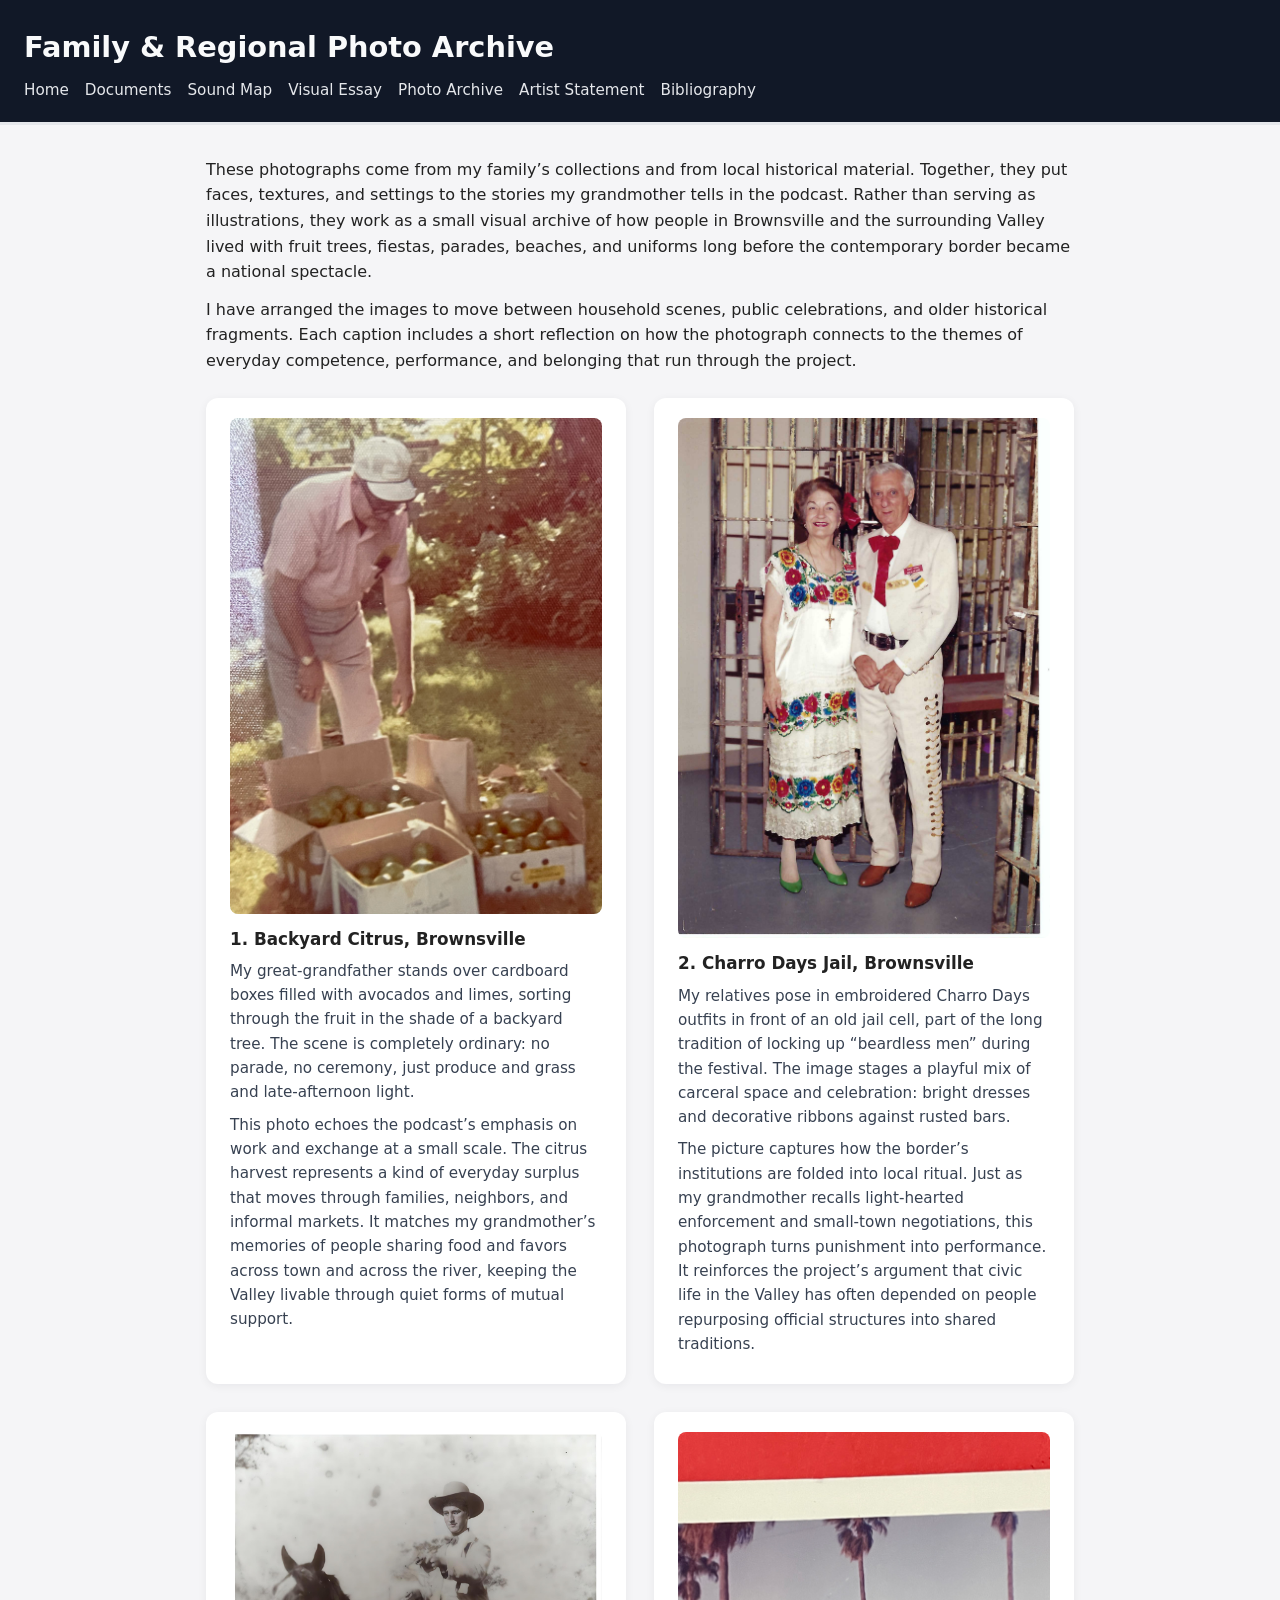
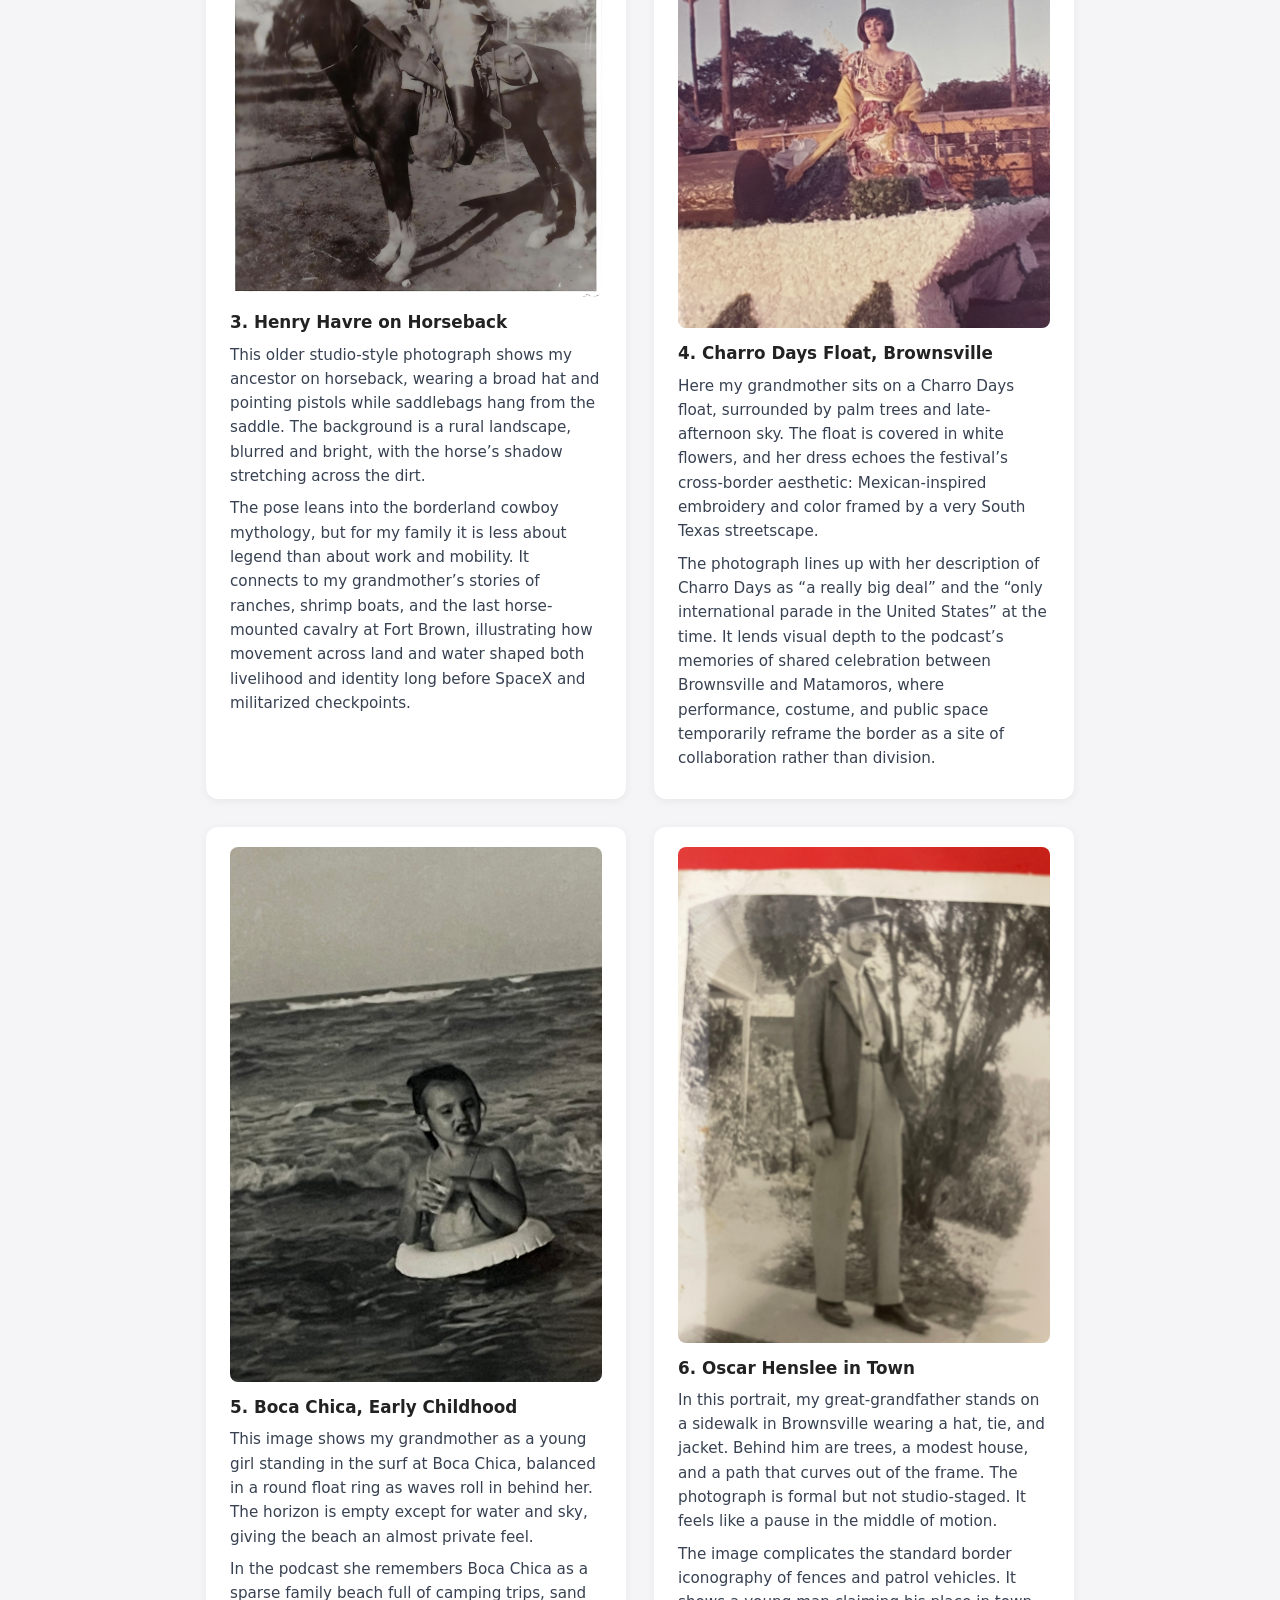
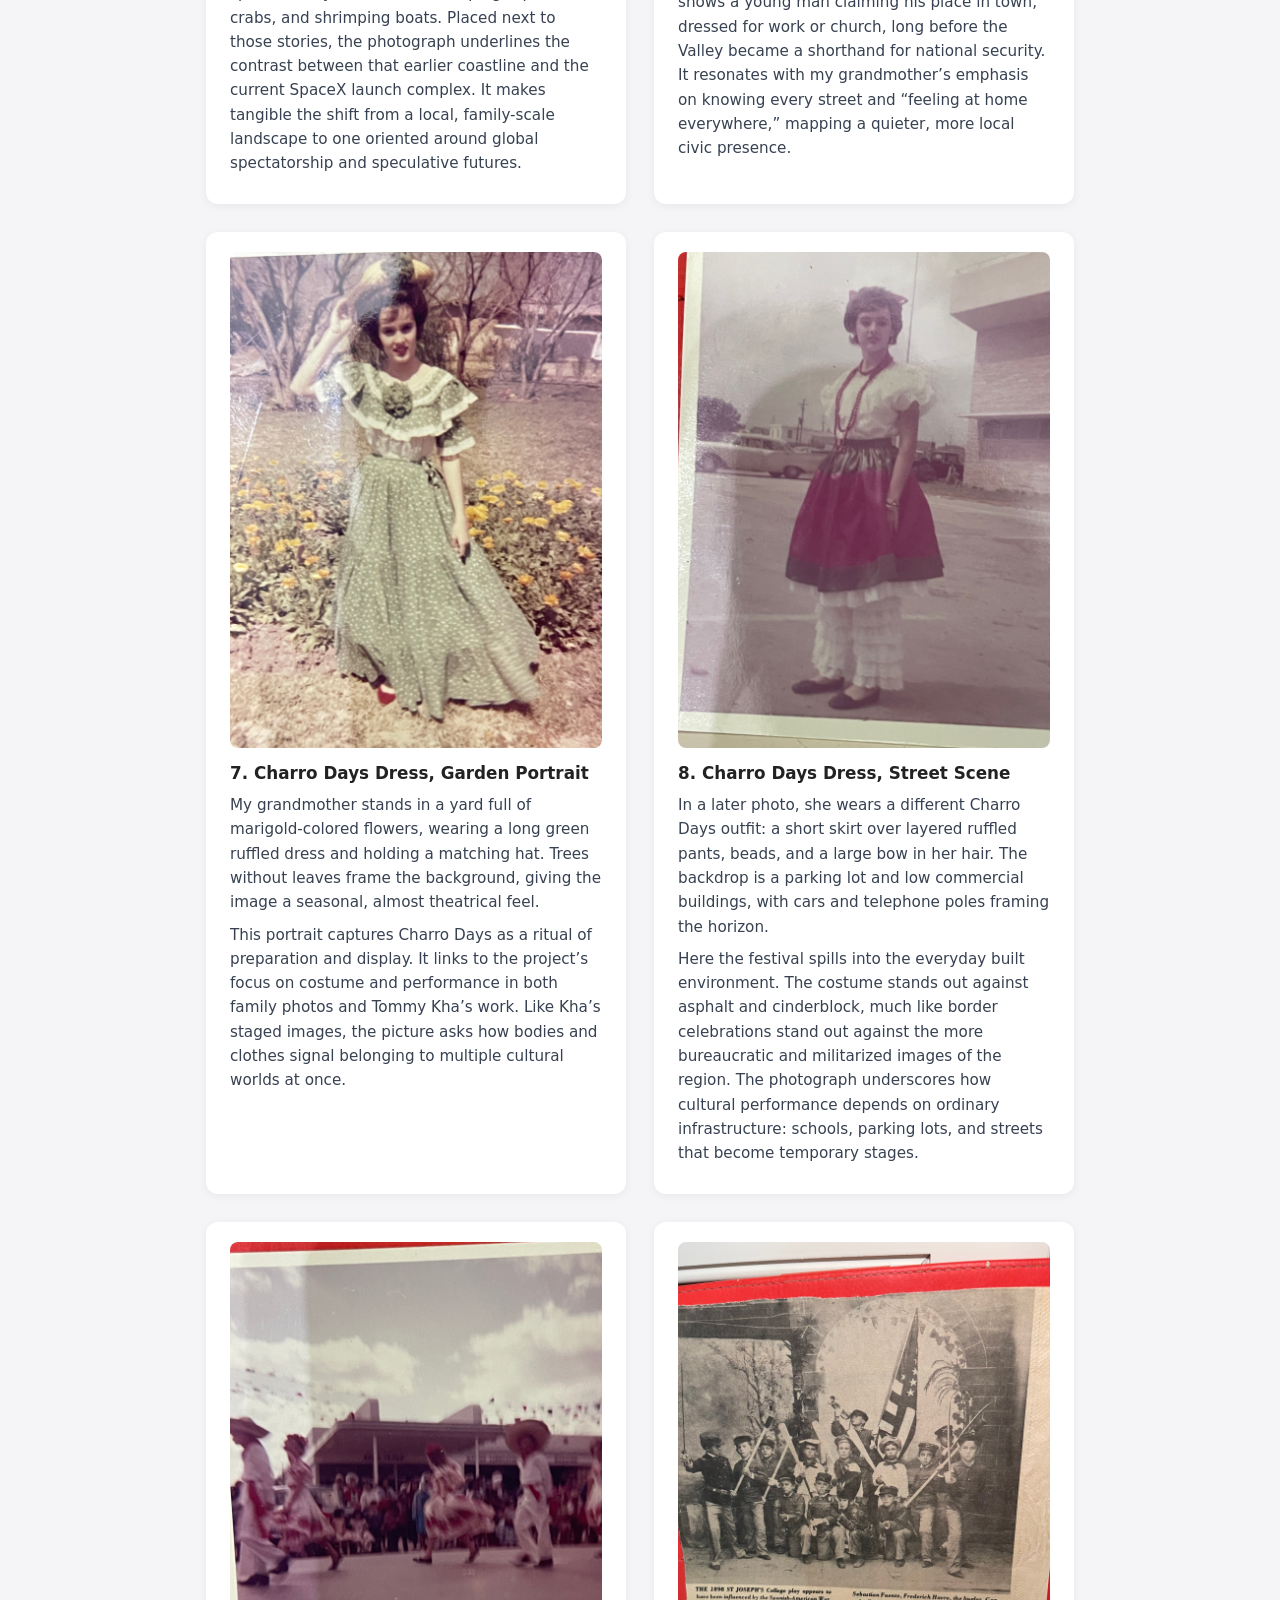
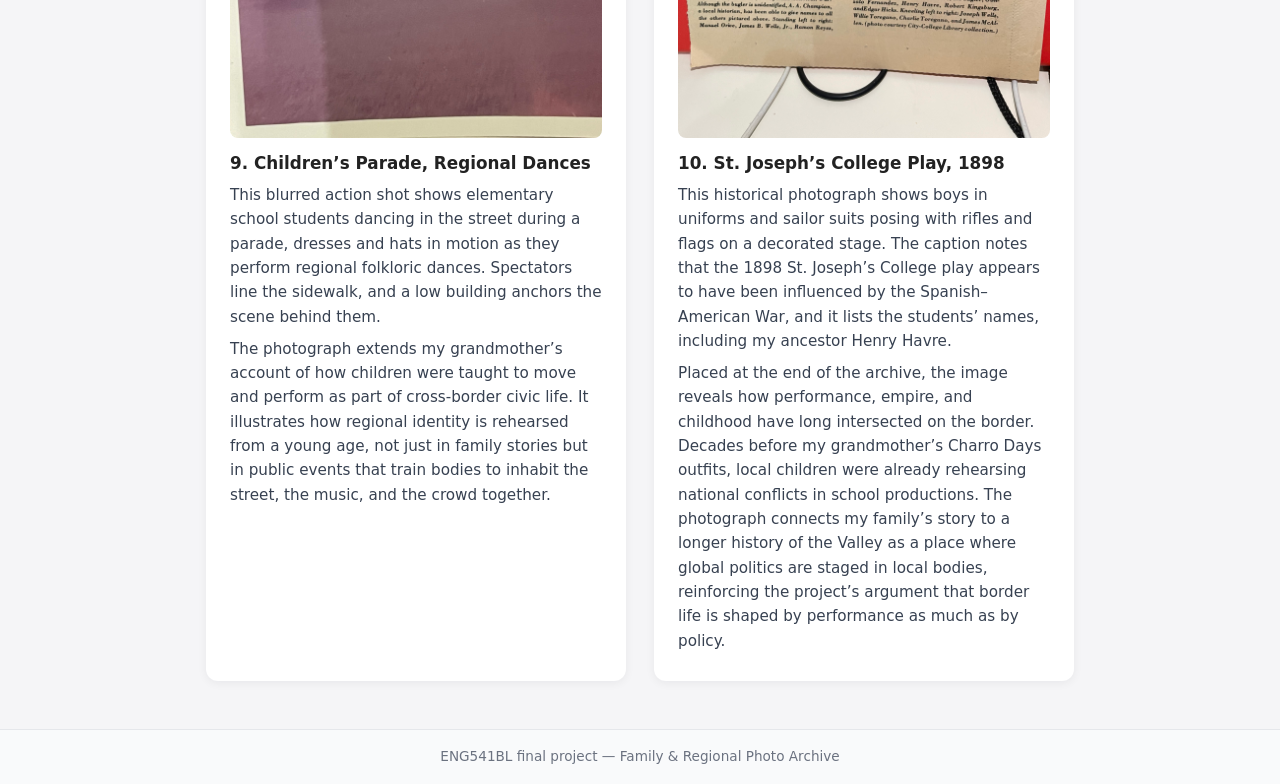
<file: archive.html>
<!DOCTYPE html>
<html lang="en">
<head>
  <meta charset="UTF-8">
  <title>Family & Regional Photo Archive</title>
  <link rel="stylesheet" href="style.css">
</head>
<body>
  <header class="site-header">
    <h1>Family &amp; Regional Photo Archive</h1>
    <nav class="site-nav">
      <a href="index.html">Home</a>
      <a href="documents.html">Documents</a>
      <a href="soundmap.html">Sound Map</a>
      <a href="visuals.html">Visual Essay</a>
      <a href="archive.html">Photo Archive</a>
      <a href="artiststatement.html">Artist Statement</a>
      <a href="bibliography.html">Bibliography</a>
    </nav>
  </header>

  <main class="content">
    <section class="photo-intro">
      <p>
        These photographs come from my family’s collections and from local
        historical material. Together, they put faces, textures, and settings
        to the stories my grandmother tells in the podcast. Rather than serving
        as illustrations, they work as a small visual archive of how people in
        Brownsville and the surrounding Valley lived with fruit trees, fiestas,
        parades, beaches, and uniforms long before the contemporary border
        became a national spectacle.
      </p>
      <p>
        I have arranged the images to move between household scenes, public
        celebrations, and older historical fragments. Each caption includes a
        short reflection on how the photograph connects to the themes of
        everyday competence, performance, and belonging that run through the
        project.
      </p>
    </section>

    <section class="photo-grid">

      <!-- 1. Great-grandfather with citrus boxes -->
      <article class="photo-item">
        <figure>
          <img src="IMG_2796.jpeg"
               alt="Older man in a cap bending over several boxes full of avocados or limes in a backyard.">
          <figcaption>
            <h2>1. Backyard Citrus, Brownsville</h2>
            <p>
              My great-grandfather stands over cardboard boxes filled with
              avocados and limes, sorting through the fruit in the shade of a
              backyard tree. The scene is completely ordinary: no parade, no
              ceremony, just produce and grass and late-afternoon light.
            </p>
            <p>
              This photo echoes the podcast’s emphasis on work and exchange at a
              small scale. The citrus harvest represents a kind of everyday
              surplus that moves through families, neighbors, and informal
              markets. It matches my grandmother’s memories of people sharing
              food and favors across town and across the river, keeping the
              Valley livable through quiet forms of mutual support.
            </p>
          </figcaption>
        </figure>
      </article>

      <!-- 2. Aunt and uncle in Charro Days jail scene -->
      <article class="photo-item">
        <figure>
          <img src="Betty and Henry Charro Days.jpeg"
               alt="A couple dressed in Charro Days outfits standing and smiling in front of old jail-cell bars.">
          <figcaption>
            <h2>2. Charro Days Jail, Brownsville</h2>
            <p>
              My relatives pose in embroidered Charro Days outfits in front of
              an old jail cell, part of the long tradition of locking up
              “beardless men” during the festival. The image stages a playful
              mix of carceral space and celebration: bright dresses and
              decorative ribbons against rusted bars.
            </p>
            <p>
              The picture captures how the border’s institutions are folded into
              local ritual. Just as my grandmother recalls light-hearted
              enforcement and small-town negotiations, this photograph turns
              punishment into performance. It reinforces the project’s argument
              that civic life in the Valley has often depended on people
              repurposing official structures into shared traditions.
            </p>
          </figcaption>
        </figure>
      </article>

      <!-- 3. Great-great-grandfather on horseback with pistols -->
      <article class="photo-item">
        <figure>
          <img src="Henry Havre Sr Enhanced.jpg"
               alt="Man in hat and suit on horseback, holding pistols, in an open field.">
          <figcaption>
            <h2>3. Henry Havre on Horseback</h2>
            <p>
              This older studio-style photograph shows my ancestor on horseback,
              wearing a broad hat and pointing pistols while saddlebags hang
              from the saddle. The background is a rural landscape, blurred and
              bright, with the horse’s shadow stretching across the dirt.
            </p>
            <p>
              The pose leans into the borderland cowboy mythology, but for my
              family it is less about legend than about work and mobility. It
              connects to my grandmother’s stories of ranches, shrimp boats, and
              the last horse-mounted cavalry at Fort Brown, illustrating how
              movement across land and water shaped both livelihood and identity
              long before SpaceX and militarized checkpoints.
            </p>
          </figcaption>
        </figure>
      </article>

      <!-- 4. Grandmother on Charro Days float -->
      <article class="photo-item">
        <figure>
          <img src="IMG_2792.jpeg"
               alt="Young woman in folkloric dress sitting on a decorated parade float with palm trees behind her.">
          <figcaption>
            <h2>4. Charro Days Float, Brownsville</h2>
            <p>
              Here my grandmother sits on a Charro Days float, surrounded by
              palm trees and late-afternoon sky. The float is covered in white
              flowers, and her dress echoes the festival’s cross-border
              aesthetic: Mexican-inspired embroidery and color framed by a
              very South Texas streetscape.
            </p>
            <p>
              The photograph lines up with her description of Charro Days as “a
              really big deal” and the “only international parade in the United
              States” at the time. It lends visual depth to the podcast’s
              memories of shared celebration between Brownsville and Matamoros,
              where performance, costume, and public space temporarily reframe
              the border as a site of collaboration rather than division.
            </p>
          </figcaption>
        </figure>
      </article>

      <!-- 5. Boca Chica childhood beach photo -->
      <article class="photo-item">
        <figure>
          <img src="Screenshot 2025-11-14 at 5.07.49 PM.jpeg"
               alt="Small girl in a float ring standing in the waves at the beach, looking toward the shore.">
          <figcaption>
            <h2>5. Boca Chica, Early Childhood</h2>
            <p>
              This image shows my grandmother as a young girl standing in the
              surf at Boca Chica, balanced in a round float ring as waves roll
              in behind her. The horizon is empty except for water and sky,
              giving the beach an almost private feel.
            </p>
            <p>
              In the podcast she remembers Boca Chica as a sparse family beach
              full of camping trips, sand crabs, and shrimping boats. Placed
              next to those stories, the photograph underlines the contrast
              between that earlier coastline and the current SpaceX launch
              complex. It makes tangible the shift from a local, family-scale
              landscape to one oriented around global spectatorship and
              speculative futures.
            </p>
          </figcaption>
        </figure>
      </article>

      <!-- 6. Great-grandfather as a young man -->
      <article class="photo-item">
        <figure>
          <img src="IMG_2795.jpeg"
               alt="Young man in a hat and suit standing on a sidewalk in front of trees and a house.">
          <figcaption>
            <h2>6. Oscar Henslee in Town</h2>
            <p>
              In this portrait, my great-grandfather stands on a sidewalk in
              Brownsville wearing a hat, tie, and jacket. Behind him are trees,
              a modest house, and a path that curves out of the frame. The
              photograph is formal but not studio-staged. It feels like a pause
              in the middle of motion.
            </p>
            <p>
              The image complicates the standard border iconography of fences
              and patrol vehicles. It shows a young man claiming his place in
              town, dressed for work or church, long before the Valley became a
              shorthand for national security. It resonates with my
              grandmother’s emphasis on knowing every street and “feeling at
              home everywhere,” mapping a quieter, more local civic presence.
            </p>
          </figcaption>
        </figure>
      </article>

      <!-- 7. Grandmother Charro Days outfit, green dress -->
      <article class="photo-item">
        <figure>
          <img src="IMG_2799.jpeg"
               alt="Young woman in a long green dress with ruffles standing in a yard with flowers.">
          <figcaption>
            <h2>7. Charro Days Dress, Garden Portrait</h2>
            <p>
              My grandmother stands in a yard full of marigold-colored flowers,
              wearing a long green ruffled dress and holding a matching hat.
              Trees without leaves frame the background, giving the image a
              seasonal, almost theatrical feel.
            </p>
            <p>
              This portrait captures Charro Days as a ritual of preparation and
              display. It links to the project’s focus on costume and
              performance in both family photos and Tommy Kha’s work. Like Kha’s
              staged images, the picture asks how bodies and clothes signal
              belonging to multiple cultural worlds at once.
            </p>
          </figcaption>
        </figure>
      </article>

      <!-- 8. Grandmother Charro Days outfit, street scene -->
      <article class="photo-item">
        <figure>
          <img src="IMG_2801.jpeg"
               alt="Young woman in Charro Days outfit with ruffled pants standing in a parking lot in front of low buildings.">
          <figcaption>
            <h2>8. Charro Days Dress, Street Scene</h2>
            <p>
              In a later photo, she wears a different Charro Days outfit: a
              short skirt over layered ruffled pants, beads, and a large bow in
              her hair. The backdrop is a parking lot and low commercial
              buildings, with cars and telephone poles framing the horizon.
            </p>
            <p>
              Here the festival spills into the everyday built environment. The
              costume stands out against asphalt and cinderblock, much like
              border celebrations stand out against the more bureaucratic and
              militarized images of the region. The photograph underscores how
              cultural performance depends on ordinary infrastructure: schools,
              parking lots, and streets that become temporary stages.
            </p>
          </figcaption>
        </figure>
      </article>

      <!-- 9. Children’s parade, folkloric dance -->
      <article class="photo-item">
        <figure>
          <img src="IMG_2802.jpeg"
               alt="Children in folkloric dress dancing in a street parade with a crowd and low building in the background.">
          <figcaption>
            <h2>9. Children’s Parade, Regional Dances</h2>
            <p>
              This blurred action shot shows elementary school students dancing
              in the street during a parade, dresses and hats in motion as they
              perform regional folkloric dances. Spectators line the sidewalk,
              and a low building anchors the scene behind them.
            </p>
            <p>
              The photograph extends my grandmother’s account of how children
              were taught to move and perform as part of cross-border civic
              life. It illustrates how regional identity is rehearsed from a
              young age, not just in family stories but in public events that
              train bodies to inhabit the street, the music, and the crowd
              together.
            </p>
          </figcaption>
        </figure>
      </article>

      <!-- 10. 1898 St. Joseph’s College play -->
      <article class="photo-item">
        <figure>
          <img src="IMG_2807.jpeg"
               alt="Group of boys in 1890s-style uniforms posing with flags and rifles on a staged set.">
          <figcaption>
            <h2>10. St. Joseph’s College Play, 1898</h2>
            <p>
              This historical photograph shows boys in uniforms and sailor suits
              posing with rifles and flags on a decorated stage. The caption
              notes that the 1898 St. Joseph’s College play appears to have been
              influenced by the Spanish–American War, and it lists the students’
              names, including my ancestor Henry Havre.
            </p>
            <p>
              Placed at the end of the archive, the image reveals how
              performance, empire, and childhood have long intersected on the
              border. Decades before my grandmother’s Charro Days outfits, local
              children were already rehearsing national conflicts in school
              productions. The photograph connects my family’s story to a longer
              history of the Valley as a place where global politics are staged
              in local bodies, reinforcing the project’s argument that border
              life is shaped by performance as much as by policy.
            </p>
          </figcaption>
        </figure>
      </article>

    </section>
  </main>

  <footer class="site-footer">
    <p>ENG541BL final project — Family &amp; Regional Photo Archive</p>
  </footer>
</body>
</html>
</file>
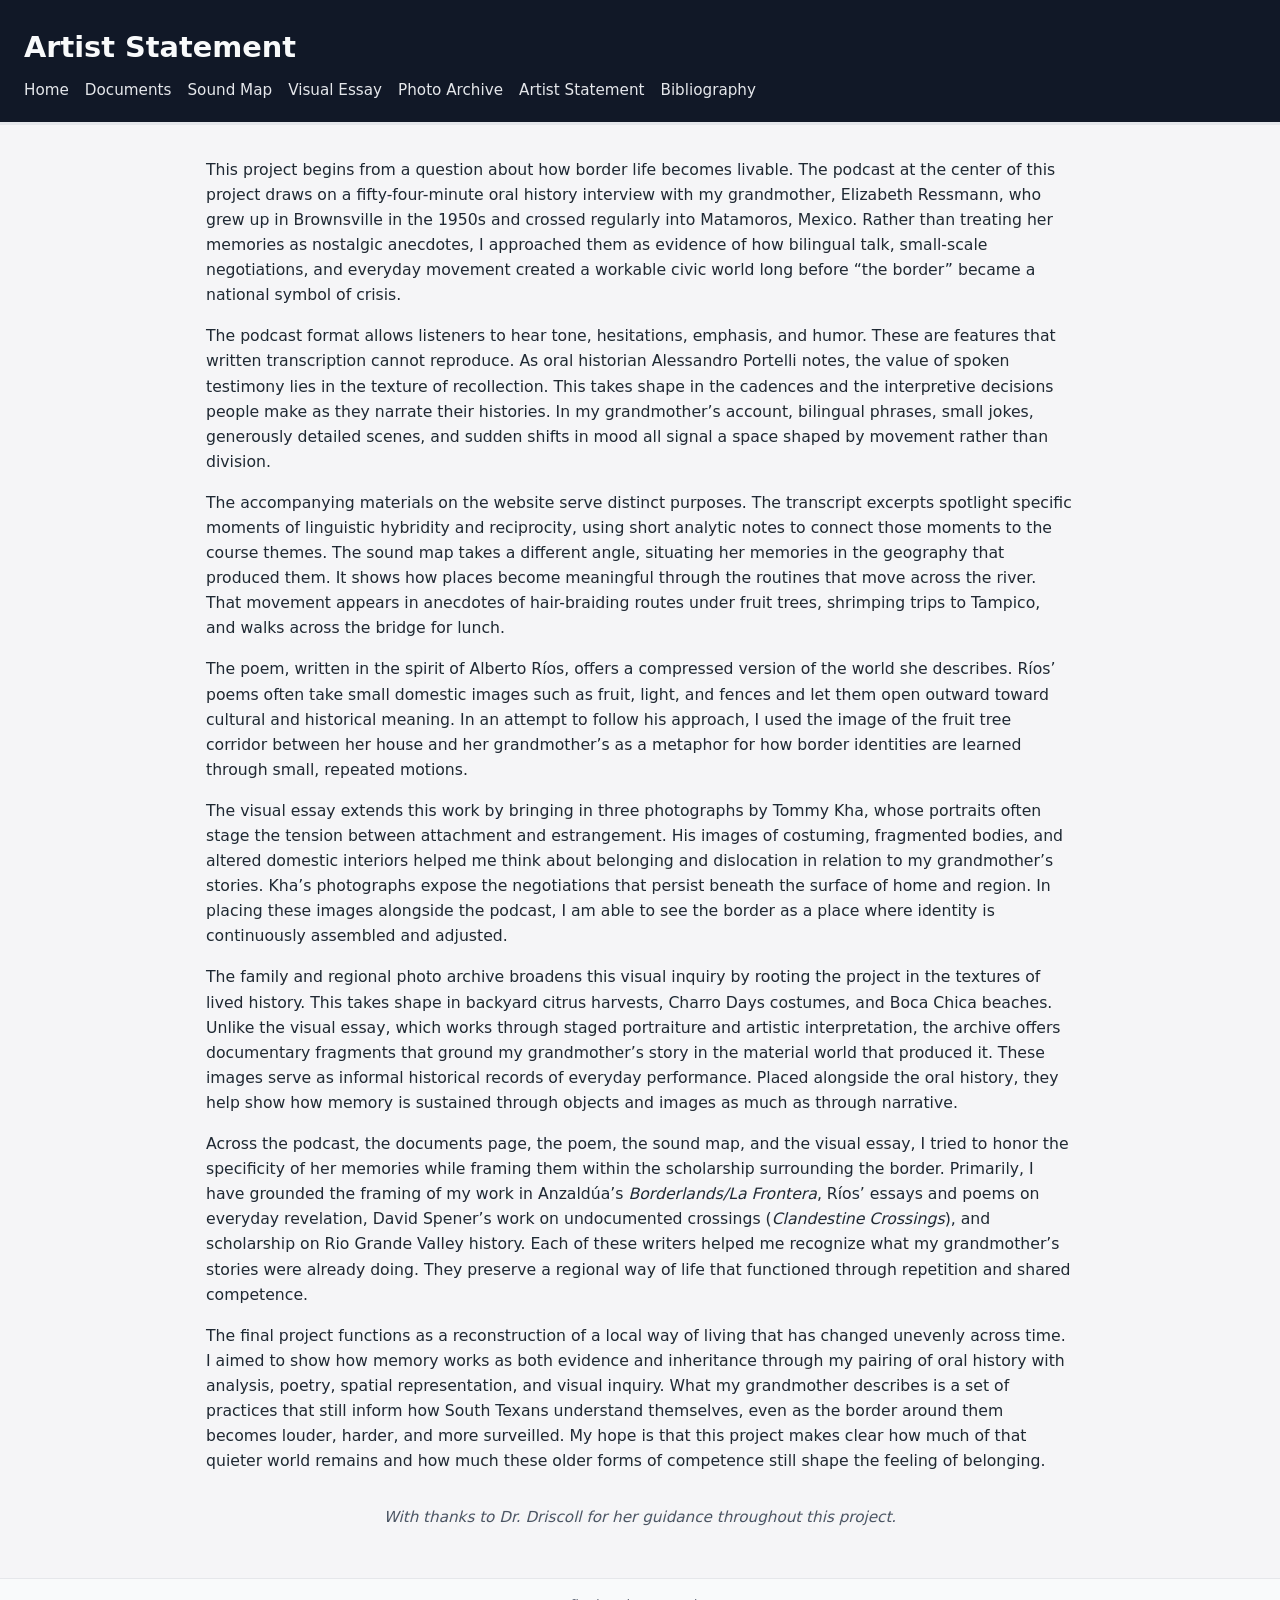
<file: artiststatement.html>
<!DOCTYPE html>
<html lang="en">
<head>
  <meta charset="UTF-8">
  <title>Artist Statement</title>
  <link rel="stylesheet" href="style.css">
</head>

<body>
  <header class="site-header">
    <h1>Artist Statement</h1>
    <nav class="site-nav">
      <a href="index.html">Home</a>
      <a href="documents.html">Documents</a>
      <a href="soundmap.html">Sound Map</a>
      <a href="visuals.html">Visual Essay</a>
      <a href="archive.html">Photo Archive</a>
      <a href="artiststatement.html">Artist Statement</a>
      <a href="bibliography.html">Bibliography</a>
    </nav>
  </header>

  <main class="content">
    <section class="artist-body">
      <p>
        This project begins from a question about how border life becomes livable. 
        The podcast at the center of this project draws on a fifty-four-minute 
        oral history interview with my grandmother, Elizabeth Ressmann, who grew 
        up in Brownsville in the 1950s and crossed regularly into Matamoros, 
        Mexico. Rather than treating her memories as nostalgic anecdotes, I 
        approached them as evidence of how bilingual talk, small-scale 
        negotiations, and everyday movement created a workable civic world long 
        before “the border” became a national symbol of crisis.
      </p>

      <p>
        The podcast format allows listeners to hear tone, hesitations, emphasis, 
        and humor. These are features that written transcription cannot reproduce. 
        As oral historian Alessandro Portelli notes, the value of spoken testimony 
        lies in the texture of recollection. This takes shape in the cadences and 
        the interpretive decisions people make as they narrate their histories. 
        In my grandmother’s account, bilingual phrases, small jokes, generously 
        detailed scenes, and sudden shifts in mood all signal a space shaped by 
        movement rather than division.
      </p>

      <p>
        The accompanying materials on the website serve distinct purposes. The 
        transcript excerpts spotlight specific moments of linguistic hybridity and 
        reciprocity, using short analytic notes to connect those moments to the 
        course themes. The sound map takes a different angle, situating her 
        memories in the geography that produced them. It shows how places become 
        meaningful through the routines that move across the river. That movement 
        appears in anecdotes of hair-braiding routes under fruit trees, shrimping 
        trips to Tampico, and walks across the bridge for lunch.
      </p>

      <p>
        The poem, written in the spirit of Alberto Ríos, offers a compressed 
        version of the world she describes. Ríos’ poems often take small domestic 
        images such as fruit, light, and fences and let them open outward toward 
        cultural and historical meaning. In an attempt to follow his approach, I 
        used the image of the fruit tree corridor between her house and her 
        grandmother’s as a metaphor for how border identities are learned through 
        small, repeated motions.
      </p>

      <p>
        The visual essay extends this work by bringing in three photographs by Tommy Kha, 
        whose portraits often stage the tension between attachment and estrangement. His 
        images of costuming, fragmented bodies, and altered domestic interiors helped me 
        think about belonging and dislocation in relation to my grandmother’s stories. 
        Kha’s photographs expose the negotiations that persist beneath the surface of home 
        and region. In placing these images alongside the podcast, I am able to see the 
        border as a place where identity is continuously assembled and adjusted.
      </p>

      <p>
        The family and regional photo archive broadens this visual inquiry by rooting the 
        project in the textures of lived history. This takes shape in backyard citrus 
        harvests, Charro Days costumes, and Boca Chica beaches. Unlike the visual essay, 
        which works through staged portraiture and artistic interpretation, the archive 
        offers documentary fragments that ground my grandmother’s story in the material 
        world that produced it. These images serve as informal historical records of 
        everyday performance. Placed alongside the oral history, they help show how memory 
        is sustained through objects and images as much as through narrative.
      </p>

      <p>
        Across the podcast, the documents page, the poem, the sound map, and the visual 
        essay, I tried to honor the specificity of her memories while framing them within 
        the scholarship surrounding the border. Primarily, I have grounded the framing of 
        my work in Anzaldúa’s <em>Borderlands/La Frontera</em>, Ríos’ essays and poems on 
        everyday revelation, David Spener’s work on undocumented crossings 
        (<em>Clandestine Crossings</em>), and scholarship on Rio Grande Valley history. 
        Each of these writers helped me recognize what my grandmother’s stories were 
        already doing. They preserve a regional way of life that functioned through 
        repetition and shared competence.
      </p>

      <p>
        The final project functions as a reconstruction of a local way of living 
        that has changed unevenly across time. I aimed to show how memory works as 
        both evidence and inheritance through my pairing of oral history with 
        analysis, poetry, spatial representation, and visual inquiry. What my grandmother 
        describes is a set of practices that still inform how South Texans understand 
        themselves, even as the border around them becomes louder, harder, and more 
        surveilled. My hope is that this project makes clear how much of that quieter 
        world remains and how much these older forms of competence still shape the 
        feeling of belonging.
      </p>
    </section>

    <!-- THANK YOU LINE -->
    <p class="acknowledgment">
      With thanks to Dr. Driscoll for her guidance throughout this project.
    </p>

  </main>

  <footer class="site-footer">
    <p>ENG541BL final project — Artist Statement</p>
  </footer>

</body>
</html>
</file>
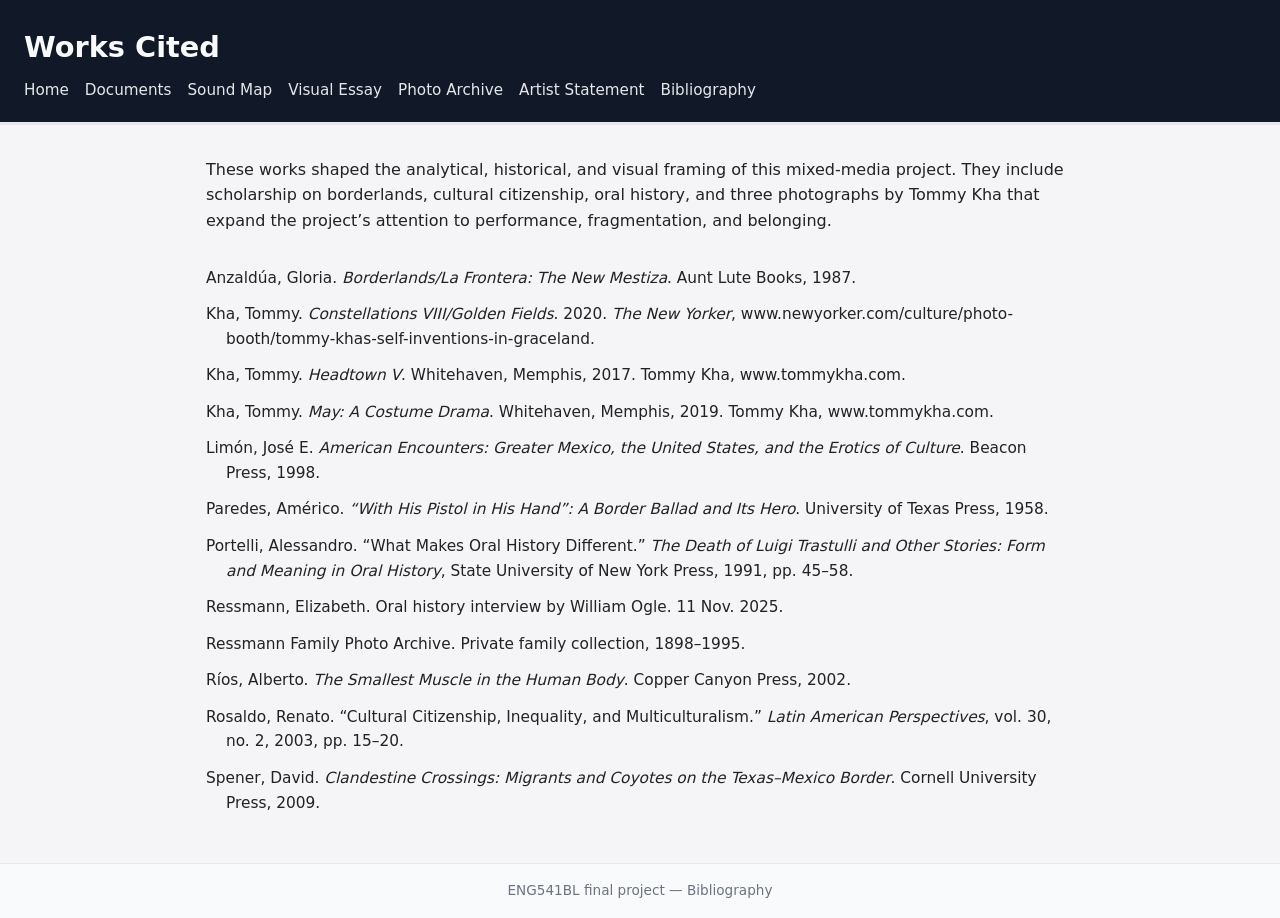
<file: bibliography.html>
<!DOCTYPE html>
<html lang="en">
<head>
  <meta charset="UTF-8">
  <title>Bibliography</title>
  <link rel="stylesheet" href="style.css">
</head>

<body>
  <header class="site-header">
    <h1>Works Cited</h1>
    <nav class="site-nav">
      <a href="index.html">Home</a>
      <a href="documents.html">Documents</a>
      <a href="soundmap.html">Sound Map</a>
      <a href="visuals.html">Visual Essay</a>
      <a href="archive.html">Photo Archive</a>
      <a href="artiststatement.html">Artist Statement</a>
      <a href="bibliography.html">Bibliography</a>
    </nav>
  </header>

  <main class="content">
    <section class="doc-intro">
      <p>
        These works shaped the analytical, historical, and visual framing of this mixed-media project. 
        They include scholarship on borderlands, cultural citizenship, oral history, and three photographs 
        by Tommy Kha that expand the project’s attention to performance, fragmentation, and belonging.
      </p>
    </section>

    <section class="bibliography-list">

      <p class="bib-entry">
        Anzaldúa, Gloria. <em>Borderlands/La Frontera: The New Mestiza</em>. 
        Aunt Lute Books, 1987.
      </p>

      <p class="bib-entry">
        Kha, Tommy. <em>Constellations VIII/Golden Fields</em>. 2020. 
        <em>The New Yorker</em>, 
        www.newyorker.com/culture/photo-booth/tommy-khas-self-inventions-in-graceland.
      </p>

      <p class="bib-entry">
        Kha, Tommy. <em>Headtown V</em>. Whitehaven, Memphis, 2017. 
        Tommy Kha, www.tommykha.com.
      </p>

      <p class="bib-entry">
        Kha, Tommy. <em>May: A Costume Drama</em>. Whitehaven, Memphis, 2019. 
        Tommy Kha, www.tommykha.com.
      </p>

      <p class="bib-entry">
        Limón, José E. <em>American Encounters: Greater Mexico, the United States, 
        and the Erotics of Culture</em>. Beacon Press, 1998.
      </p>

      <p class="bib-entry">
        Paredes, Américo. <em>“With His Pistol in His Hand”: A Border Ballad and Its Hero</em>. 
        University of Texas Press, 1958.
      </p>

      <p class="bib-entry">
        Portelli, Alessandro. “What Makes Oral History Different.” 
        <em>The Death of Luigi Trastulli and Other Stories: Form and Meaning in Oral History</em>, 
        State University of New York Press, 1991, pp. 45–58.
      </p>

      <p class="bib-entry">
        Ressmann, Elizabeth. Oral history interview by William Ogle. 11 Nov. 2025.
      </p>

      <p class="bib-entry">
        Ressmann Family Photo Archive. Private family collection, 1898–1995.
      </p>

      <p class="bib-entry">
        Ríos, Alberto. <em>The Smallest Muscle in the Human Body</em>. 
        Copper Canyon Press, 2002.
      </p>

      <p class="bib-entry">
        Rosaldo, Renato. “Cultural Citizenship, Inequality, and Multiculturalism.” 
        <em>Latin American Perspectives</em>, vol. 30, no. 2, 2003, pp. 15–20.
      </p>

      <p class="bib-entry">
        Spener, David. <em>Clandestine Crossings: Migrants and Coyotes on the Texas–Mexico Border</em>. 
        Cornell University Press, 2009.
      </p>

    </section>
  </main>

  <footer class="site-footer">
    <p>ENG541BL final project &mdash; Bibliography</p>
  </footer>

</body>
</html>
</file>
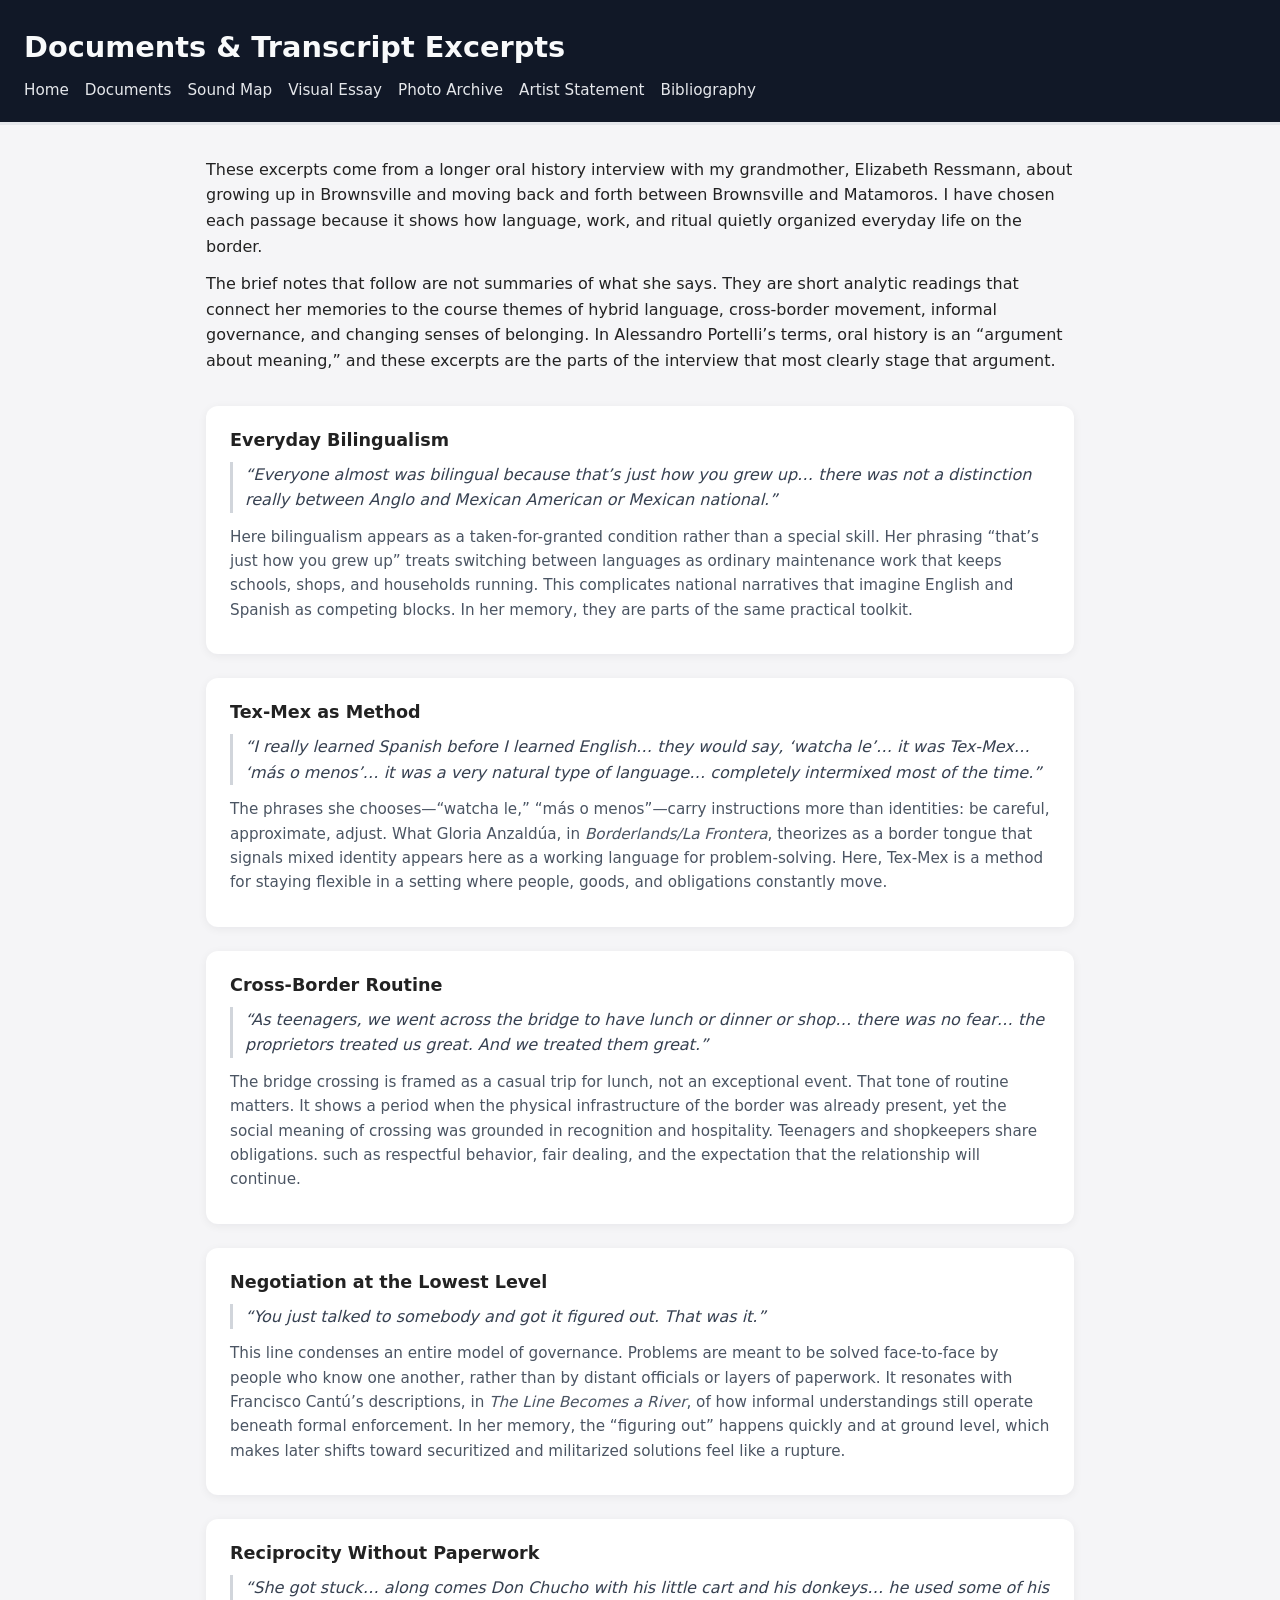
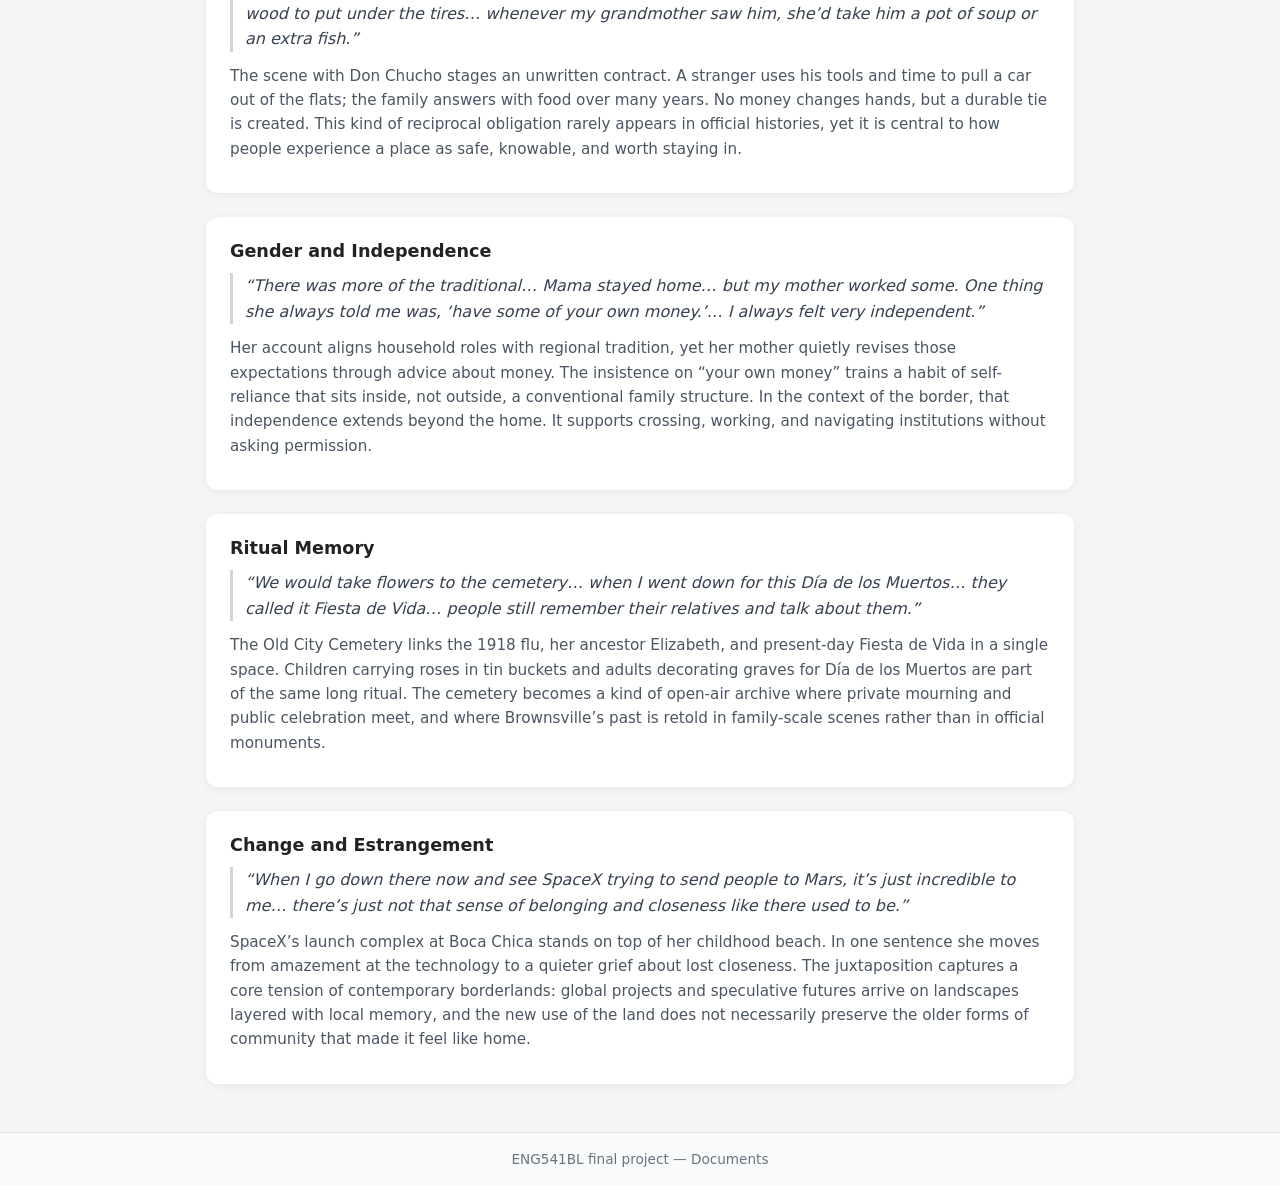
<file: documents.html>
<!DOCTYPE html>
<html lang="en">
<head>
  <meta charset="UTF-8">
  <title>Documents &amp; Transcript Excerpts</title>
  <link rel="stylesheet" href="style.css">
</head>
<body>
  <header class="site-header">
    <h1>Documents &amp; Transcript Excerpts</h1>
    <nav class="site-nav">
      <a href="index.html">Home</a>
      <a href="documents.html">Documents</a>
      <a href="soundmap.html">Sound Map</a>
       <a href="visuals.html">Visual Essay</a>
       <a href="archive.html">Photo Archive</a>
      <a href="artiststatement.html">Artist Statement</a>
      <a href="bibliography.html">Bibliography</a>
    </nav>
  </header>

  <main class="content">
    <section class="doc-intro">
      <p>
        These excerpts come from a longer oral history interview with my grandmother, 
        Elizabeth Ressmann, about growing up in Brownsville and moving back and forth 
        between Brownsville and Matamoros. I have chosen each passage because it shows 
        how language, work, and ritual quietly organized everyday life on the border.
      </p>
      <p>
        The brief notes that follow are not summaries of what she says. They are 
        short analytic readings that connect her memories to the course themes of 
        hybrid language, cross-border movement, informal governance, and changing 
        senses of belonging. In Alessandro Portelli’s terms, oral history is an 
        “argument about meaning,” and these excerpts are the parts of the interview 
        that most clearly stage that argument.
      </p>
    </section>

    <section class="doc-grid">

      <article class="doc-item">
        <h2>Everyday Bilingualism</h2>
        <blockquote>
          “Everyone almost was bilingual because that’s just how you grew up… 
          there was not a distinction really between Anglo and Mexican American 
          or Mexican national.”
        </blockquote>
        <p class="doc-note">
          Here bilingualism appears as a taken-for-granted condition rather than 
          a special skill. Her phrasing “that’s just how you grew up” treats 
          switching between languages as ordinary maintenance work that keeps 
          schools, shops, and households running. This complicates national 
          narratives that imagine English and Spanish as competing blocks. In her 
          memory, they are parts of the same practical toolkit.
        </p>
      </article>

      <article class="doc-item">
        <h2>Tex-Mex as Method</h2>
        <blockquote>
          “I really learned Spanish before I learned English… they would say, 
          ‘watcha le’… it was Tex-Mex… ‘más o menos’… it was a very natural type 
          of language… completely intermixed most of the time.”
        </blockquote>
        <p class="doc-note">
          The phrases she chooses—“watcha le,” “más o menos”—carry instructions 
          more than identities: be careful, approximate, adjust. What Gloria 
          Anzaldúa, in <em>Borderlands/La Frontera</em>, theorizes as a border 
          tongue that signals mixed identity appears here as a working language 
          for problem-solving. Here, Tex-Mex is a method for 
          staying flexible in a setting where people, goods, and obligations 
          constantly move.
        </p>
      </article>

      <article class="doc-item">
        <h2>Cross-Border Routine</h2>
        <blockquote>
          “As teenagers, we went across the bridge to have lunch or dinner or 
          shop… there was no fear… the proprietors treated us great. And we 
          treated them great.”
        </blockquote>
        <p class="doc-note">
          The bridge crossing is framed as a casual trip for lunch, not an 
          exceptional event. That tone of routine matters. It shows a period when 
          the physical infrastructure of the border was already present, yet the 
          social meaning of crossing was grounded in recognition and hospitality. 
          Teenagers and shopkeepers share obligations. such as respectful behavior, fair 
          dealing, and the expectation that the relationship will continue.
        </p>
      </article>

      <article class="doc-item">
        <h2>Negotiation at the Lowest Level</h2>
        <blockquote>
          “You just talked to somebody and got it figured out. That was it.”
        </blockquote>
        <p class="doc-note">
          This line condenses an entire model of governance. Problems are meant to 
          be solved face-to-face by people who know one another, rather than by 
          distant officials or layers of paperwork. It resonates with Francisco 
          Cantú’s descriptions, in <em>The Line Becomes a River</em>, of how 
          informal understandings still operate beneath formal enforcement. In her 
          memory, the “figuring out” happens quickly and at ground level, which 
          makes later shifts toward securitized and militarized solutions feel 
          like a rupture.
        </p>
      </article>

      <article class="doc-item">
        <h2>Reciprocity Without Paperwork</h2>
        <blockquote>
          “She got stuck… along comes Don Chucho with his little cart and his 
          donkeys… he used some of his wood to put under the tires… whenever my 
          grandmother saw him, she’d take him a pot of soup or an extra fish.”
        </blockquote>
        <p class="doc-note">
          The scene with Don Chucho stages an unwritten contract. A stranger uses 
          his tools and time to pull a car out of the flats; the family answers 
          with food over many years. No money changes hands, but a durable tie is 
          created. This kind of reciprocal obligation rarely appears in official 
          histories, yet it is central to how people experience a place as safe, 
          knowable, and worth staying in.
        </p>
      </article>

      <article class="doc-item">
        <h2>Gender and Independence</h2>
        <blockquote>
          “There was more of the traditional… Mama stayed home… but my mother 
          worked some. One thing she always told me was, ‘have some of your own 
          money.’… I always felt very independent.”
        </blockquote>
        <p class="doc-note">
          Her account aligns household roles with regional tradition, yet her 
          mother quietly revises those expectations through advice about money. 
          The insistence on “your own money” trains a habit of self-reliance that 
          sits inside, not outside, a conventional family structure. In the 
          context of the border, that independence extends beyond the home. It 
          supports crossing, working, and navigating institutions without asking 
          permission.
        </p>
      </article>

      <article class="doc-item">
        <h2>Ritual Memory</h2>
        <blockquote>
          “We would take flowers to the cemetery… when I went down for this 
          Día de los Muertos… they called it Fiesta de Vida… people still 
          remember their relatives and talk about them.”
        </blockquote>
        <p class="doc-note">
          The Old City Cemetery links the 1918 flu, her ancestor Elizabeth, and 
          present-day Fiesta de Vida in a single space. Children carrying roses 
          in tin buckets and adults decorating graves for Día de los Muertos are 
          part of the same long ritual. The cemetery becomes a kind of open-air 
          archive where private mourning and public celebration meet, and where 
          Brownsville’s past is retold in family-scale scenes rather than in 
          official monuments.
        </p>
      </article>

      <article class="doc-item">
        <h2>Change and Estrangement</h2>
        <blockquote>
          “When I go down there now and see SpaceX trying to send people to Mars, 
          it’s just incredible to me… there’s just not that sense of belonging 
          and closeness like there used to be.”
        </blockquote>
        <p class="doc-note">
          SpaceX’s launch complex at Boca Chica stands on top of her childhood 
          beach. In one sentence she moves from amazement at the technology to a 
          quieter grief about lost closeness. The juxtaposition captures a core 
          tension of contemporary borderlands: global projects and speculative 
          futures arrive on landscapes layered with local memory, and the new use 
          of the land does not necessarily preserve the older forms of community 
          that made it feel like home.
        </p>
      </article>

    </section>
  </main>

  <footer class="site-footer">
    <p>ENG541BL final project &mdash; Documents</p>
  </footer>
</body>
</html>
</file>
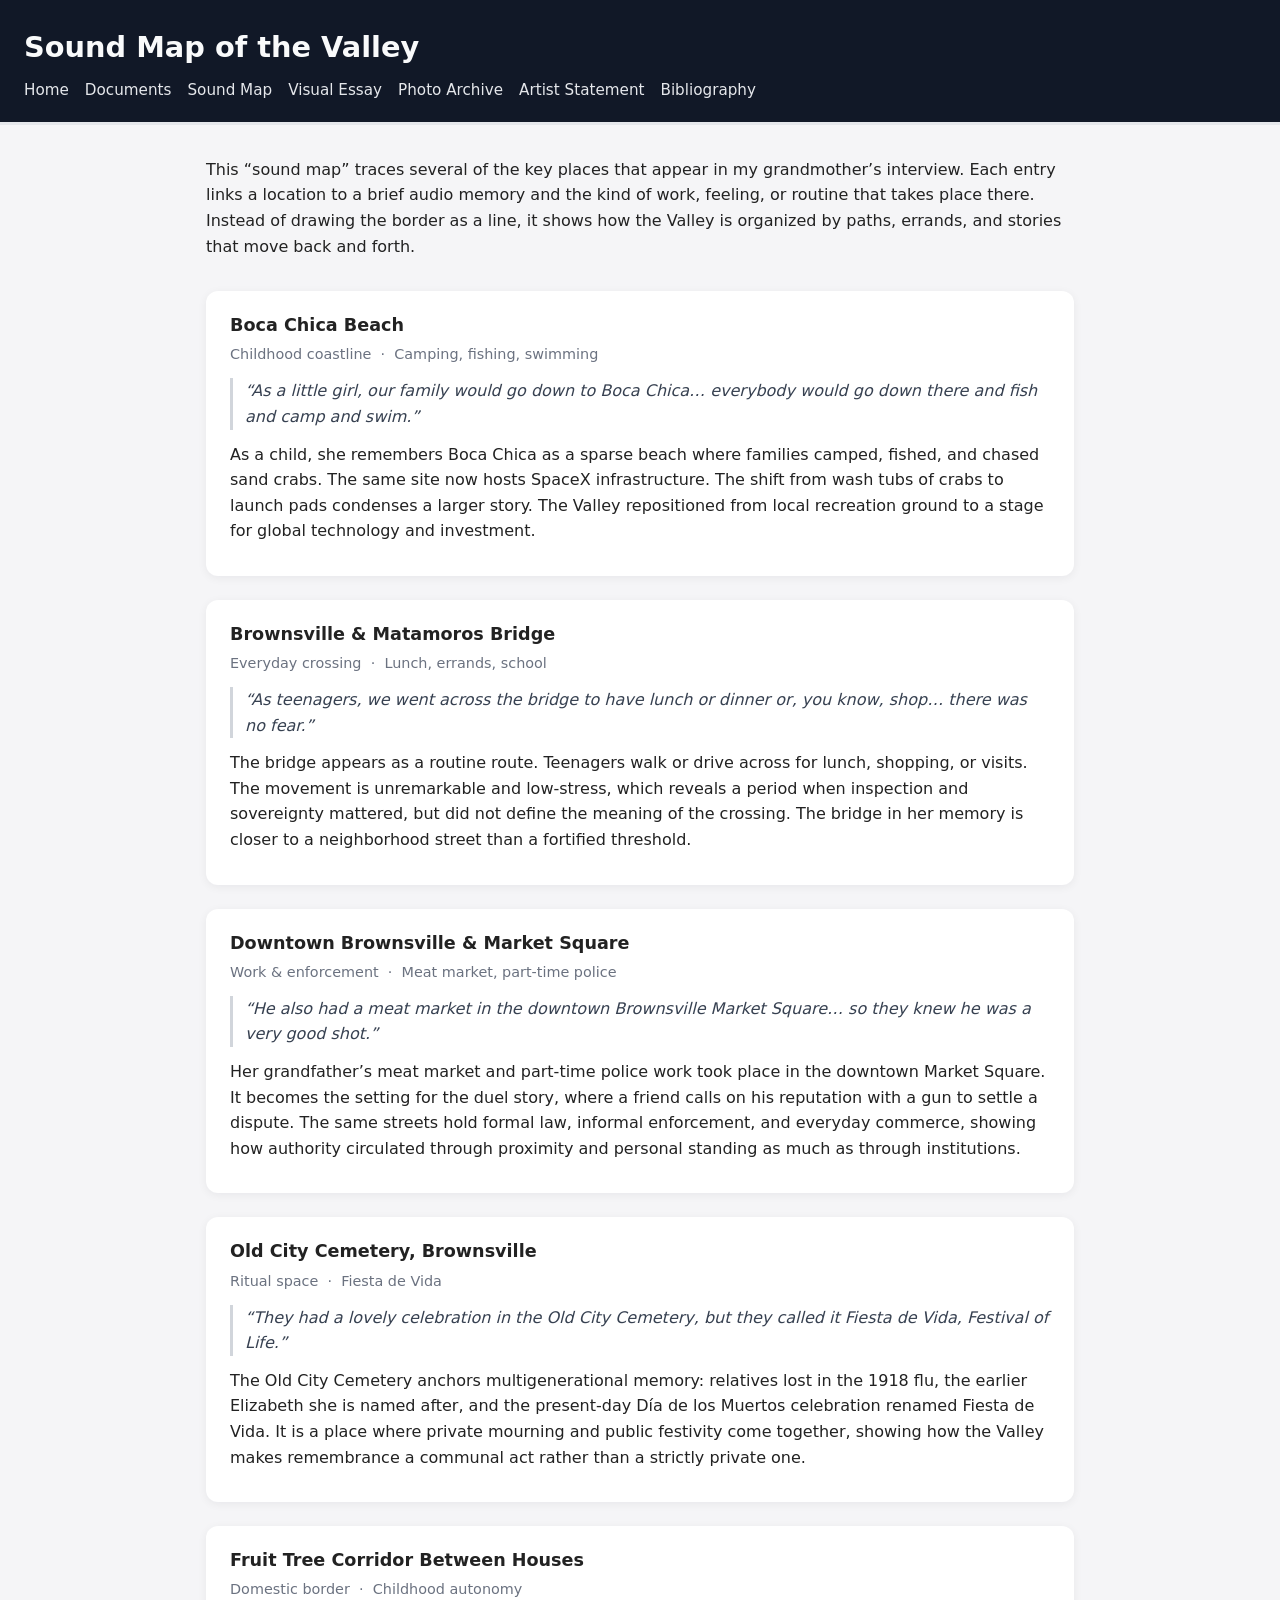
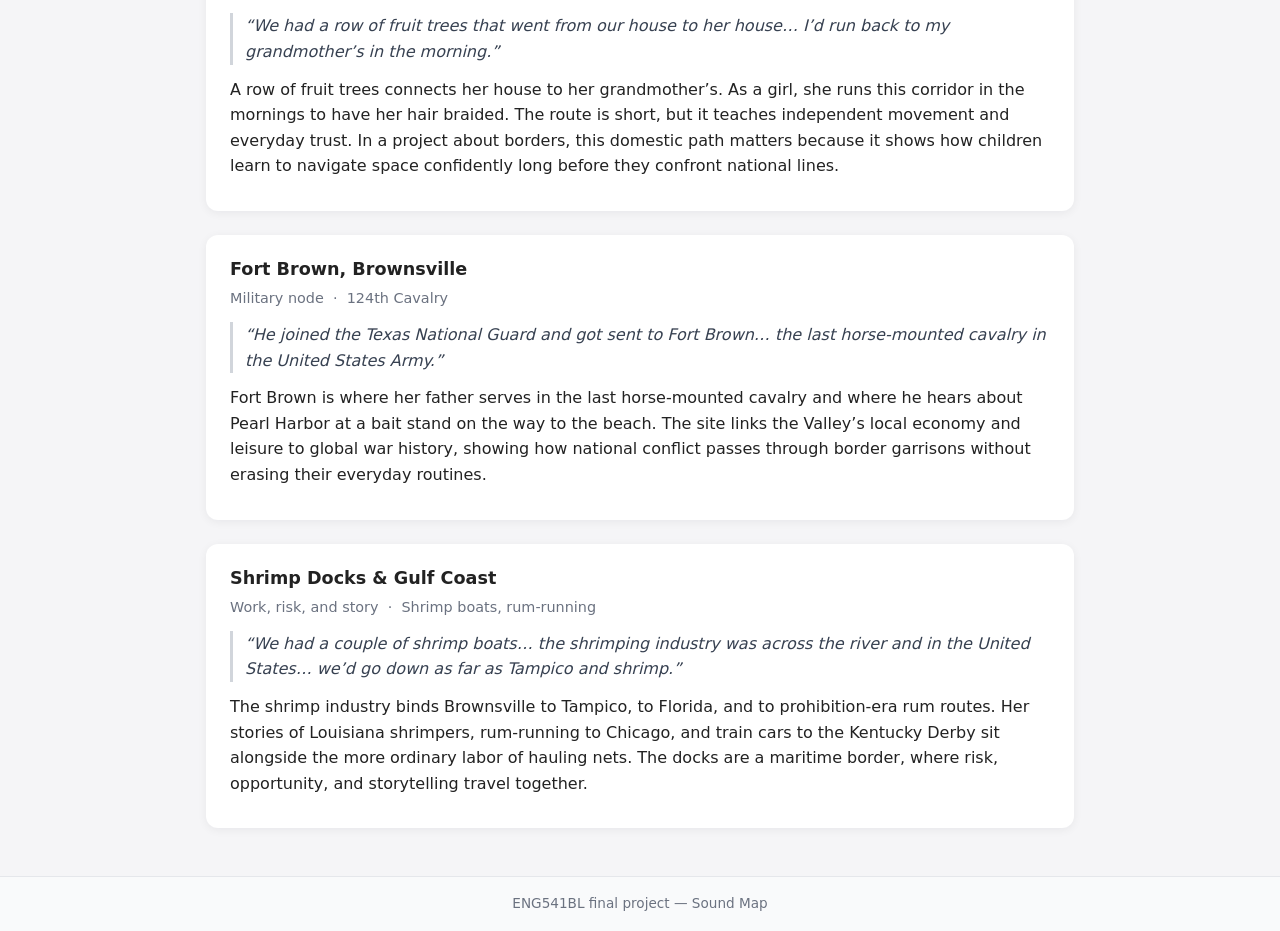
<file: soundmap.html>
<!DOCTYPE html>
<html lang="en">
<head>
  <meta charset="UTF-8">
  <title>Sound Map of the Valley</title>
  <link rel="stylesheet" href="style.css">
</head>
<body>
  <header class="site-header">
    <h1>Sound Map of the Valley</h1>
    <nav class="site-nav">
      <a href="index.html">Home</a>
      <a href="documents.html">Documents</a>
      <a href="soundmap.html">Sound Map</a>
       <a href="visuals.html">Visual Essay</a>
       <a href="archive.html">Photo Archive</a>
      <a href="artiststatement.html">Artist Statement</a>
      <a href="bibliography.html">Bibliography</a>
    </nav>
  </header>

  <main class="content">
    <section class="map-intro">
      <p>
        This “sound map” traces several of the key places that appear in my
        grandmother’s interview. Each entry links a location to a brief audio
        memory and the kind of work, feeling, or routine that takes place there.
        Instead of drawing the border as a line, it shows how the Valley is 
        organized by paths, errands, and stories that move back and forth.
      </p>
    </section>

    <section class="map-list">

      <article class="map-item">
        <h2>Boca Chica Beach</h2>
        <p class="map-tag">Childhood coastline &nbsp;&middot;&nbsp; Camping, fishing, swimming</p>
        <blockquote class="map-quote">
          “As a little girl, our family would go down to Boca Chica… everybody would go down there and fish and camp and swim.”
        </blockquote>
        <p>
          As a child, she remembers Boca Chica as a sparse beach where families
          camped, fished, and chased sand crabs. The same site now hosts SpaceX
          infrastructure. The shift from wash tubs of crabs to launch pads
          condenses a larger story. The Valley repositioned from local
          recreation ground to a stage for global technology and investment.
        </p>
      </article>

      <article class="map-item">
        <h2>Brownsville &amp; Matamoros Bridge</h2>
        <p class="map-tag">Everyday crossing &nbsp;&middot;&nbsp; Lunch, errands, school</p>
        <blockquote class="map-quote">
          “As teenagers, we went across the bridge to have lunch or dinner or, you know, shop… there was no fear.”
        </blockquote>
        <p>
          The bridge appears as a routine route. Teenagers walk or drive across 
          for lunch, shopping, or visits. The movement is unremarkable and 
          low-stress, which reveals a period when inspection and sovereignty 
          mattered, but did not define the meaning of the crossing. The bridge
          in her memory is closer to a neighborhood street than a fortified
          threshold.
        </p>
      </article>

      <article class="map-item">
        <h2>Downtown Brownsville &amp; Market Square</h2>
        <p class="map-tag">Work &amp; enforcement &nbsp;&middot;&nbsp; Meat market, part-time police</p>
        <blockquote class="map-quote">
          “He also had a meat market in the downtown Brownsville Market Square… so they knew he was a very good shot.”
        </blockquote>
        <p>
          Her grandfather’s meat market and part-time police work took place in
          the downtown Market Square. It becomes the setting for the duel story,
          where a friend calls on his reputation with a gun to settle a dispute.
          The same streets hold formal law, informal enforcement, and everyday
          commerce, showing how authority circulated through proximity and
          personal standing as much as through institutions.
        </p>
      </article>

      <article class="map-item">
        <h2>Old City Cemetery, Brownsville</h2>
        <p class="map-tag">Ritual space &nbsp;&middot;&nbsp; Fiesta de Vida</p>
        <blockquote class="map-quote">
          “They had a lovely celebration in the Old City Cemetery, but they called it Fiesta de Vida, Festival of Life.”
        </blockquote>
        <p>
          The Old City Cemetery anchors multigenerational memory: relatives lost
          in the 1918 flu, the earlier Elizabeth she is named after, and the
          present-day Día de los Muertos celebration renamed Fiesta de Vida.
          It is a place where private mourning and public festivity come
          together, showing how the Valley makes remembrance a communal act
          rather than a strictly private one.
        </p>
      </article>

      <article class="map-item">
        <h2>Fruit Tree Corridor Between Houses</h2>
        <p class="map-tag">Domestic border &nbsp;&middot;&nbsp; Childhood autonomy</p>
        <blockquote class="map-quote">
          “We had a row of fruit trees that went from our house to her house… I’d run back to my grandmother’s in the morning.”
        </blockquote>
        <p>
          A row of fruit trees connects her house to her grandmother’s. As a
          girl, she runs this corridor in the mornings to have her hair braided.
          The route is short, but it teaches independent movement and everyday
          trust. In a project about borders, this domestic path matters because
          it shows how children learn to navigate space confidently long before
          they confront national lines.
        </p>
      </article>

      <article class="map-item">
        <h2>Fort Brown, Brownsville</h2>
        <p class="map-tag">Military node &nbsp;&middot;&nbsp; 124th Cavalry</p>
        <blockquote class="map-quote">
          “He joined the Texas National Guard and got sent to Fort Brown… the last horse-mounted cavalry in the United States Army.”
        </blockquote>
        <p>
          Fort Brown is where her father serves in the last horse-mounted
          cavalry and where he hears about Pearl Harbor at a bait stand on the
          way to the beach. The site links the Valley’s local economy and
          leisure to global war history, showing how national conflict passes
          through border garrisons without erasing their everyday routines.
        </p>
      </article>

      <article class="map-item">
        <h2>Shrimp Docks &amp; Gulf Coast</h2>
        <p class="map-tag">Work, risk, and story &nbsp;&middot;&nbsp; Shrimp boats, rum-running</p>
        <blockquote class="map-quote">
          “We had a couple of shrimp boats… the shrimping industry was across the river and in the United States… we’d go down as far as Tampico and shrimp.”
        </blockquote>
        <p>
          The shrimp industry binds Brownsville to Tampico, to Florida, and to
          prohibition-era rum routes. Her stories of Louisiana shrimpers,
          rum-running to Chicago, and train cars to the Kentucky Derby sit
          alongside the more ordinary labor of hauling nets. The docks are a
          maritime border, where risk, opportunity, and storytelling travel
          together.
        </p>
      </article>

    </section>
  </main>

  <footer class="site-footer">
    <p>ENG541BL final project &mdash; Sound Map</p>
  </footer>
</body>
</html>
</file>
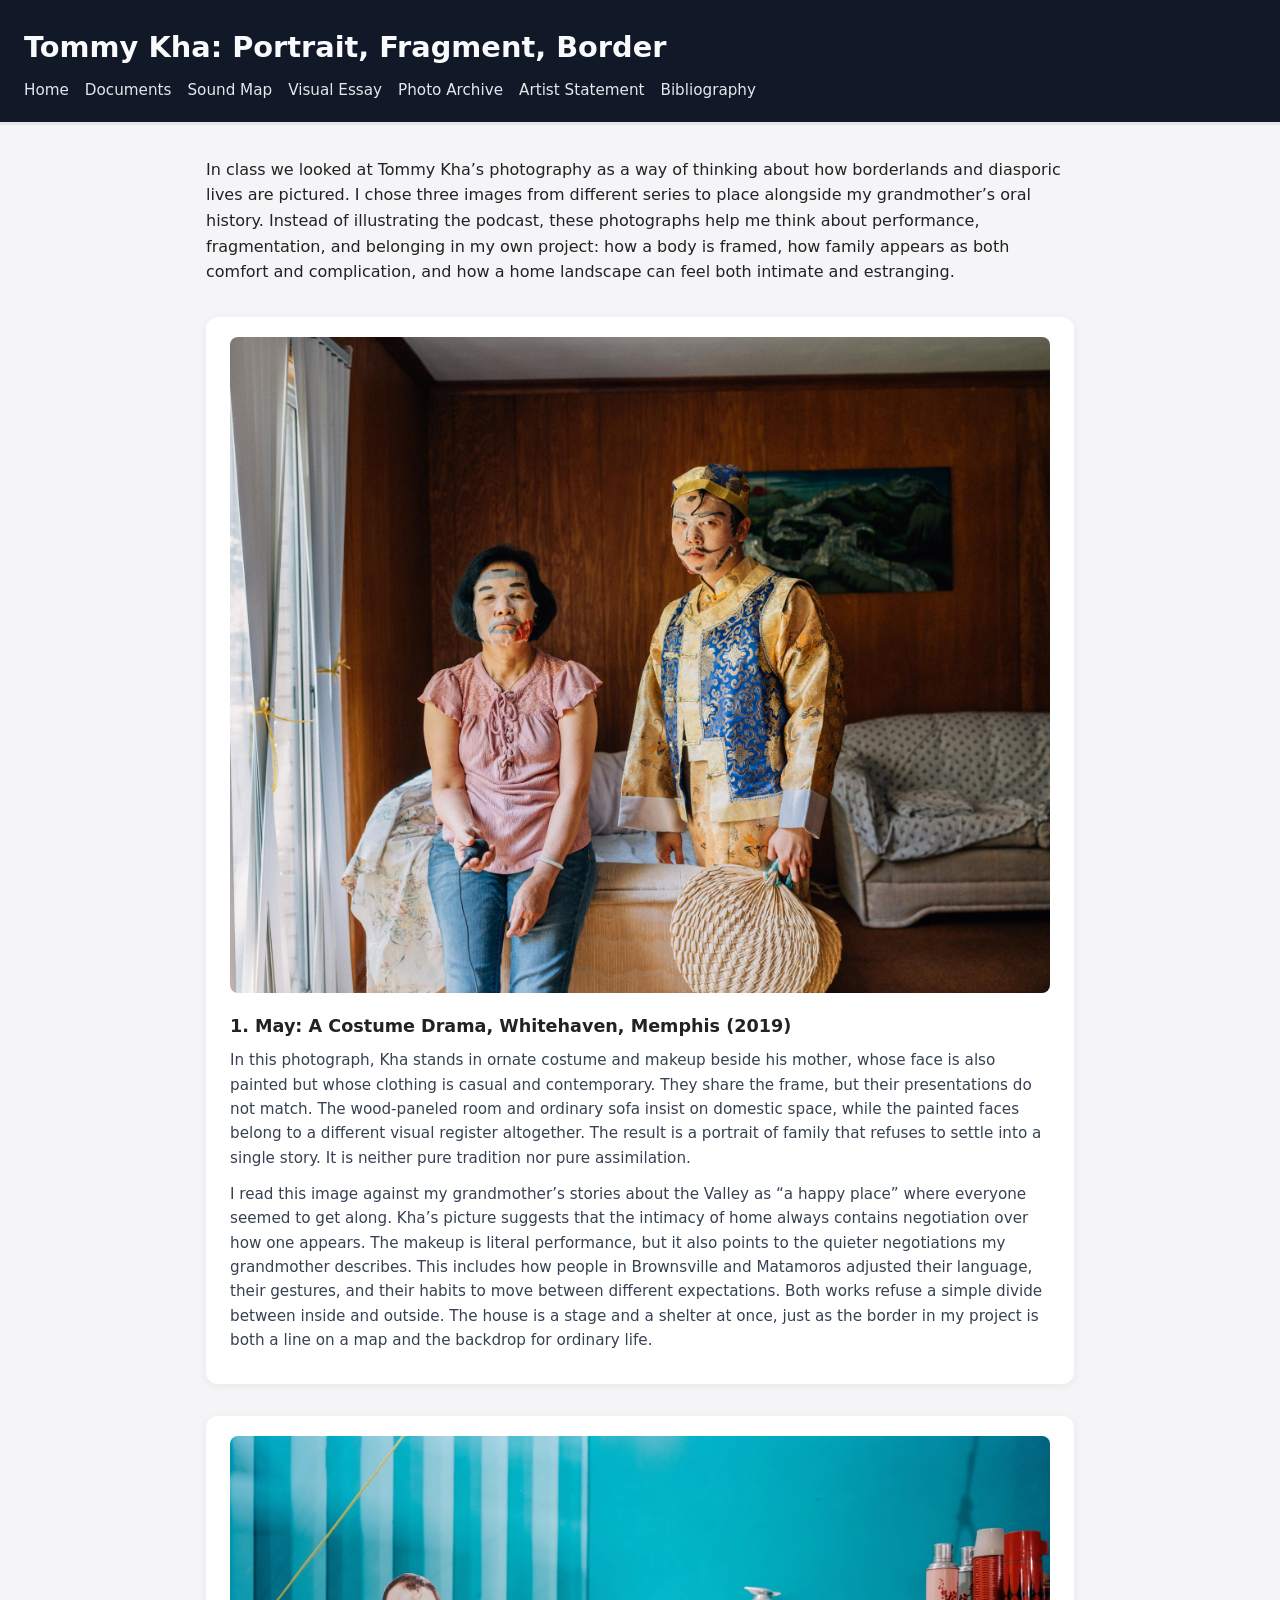
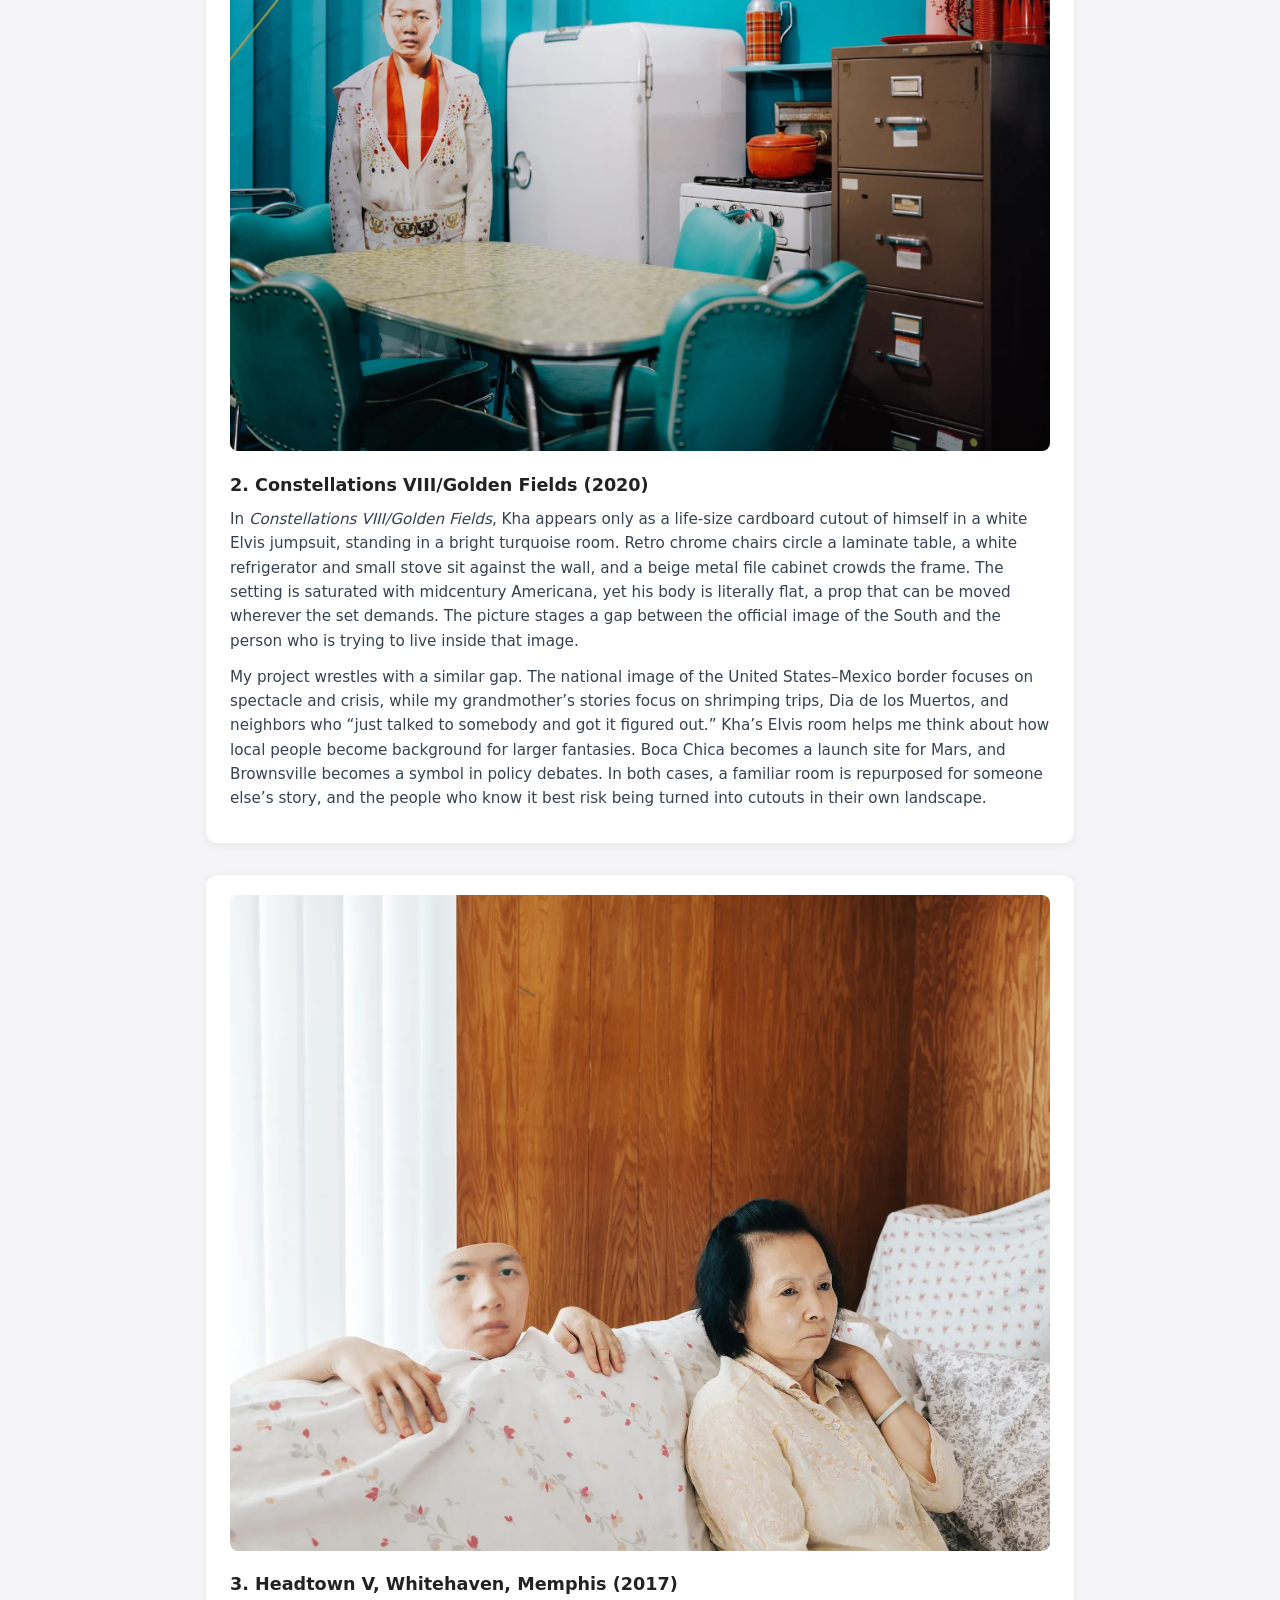
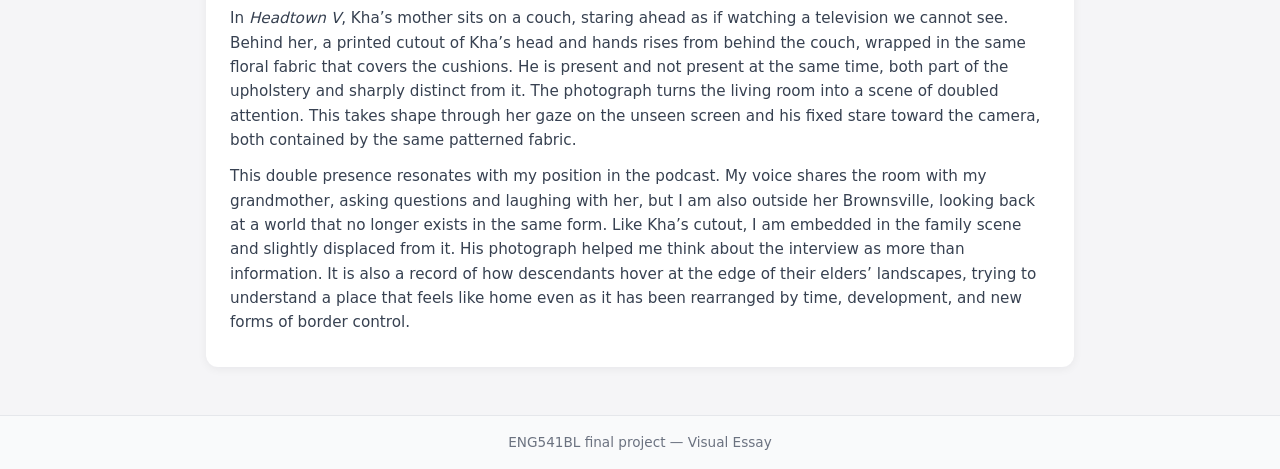
<file: visuals.html>
<!DOCTYPE html>
<html lang="en">
<head>
  <meta charset="UTF-8">
  <title>Tommy Kha Visual Essay</title>
  <link rel="stylesheet" href="style.css">
</head>
<body>
  <header class="site-header">
    <h1>Tommy Kha: Portrait, Fragment, Border</h1>
    <nav class="site-nav">
      <a href="index.html">Home</a>
      <a href="documents.html">Documents</a>
      <a href="soundmap.html">Sound Map</a>
       <a href="visuals.html">Visual Essay</a>
       <a href="archive.html">Photo Archive</a>
      <a href="artiststatement.html">Artist Statement</a>
      <a href="bibliography.html">Bibliography</a>
    </nav>
  </header>

  <main class="content">

    <section class="visual-intro">
      <p>
        In class we looked at Tommy Kha’s photography as a way of thinking about
        how borderlands and diasporic lives are pictured. I chose three images
        from different series to place alongside my grandmother’s oral history.
        Instead of illustrating the podcast, these photographs help me think
        about performance, fragmentation, and belonging in my own project: how a
        body is framed, how family appears as both comfort and complication, and
        how a home landscape can feel both intimate and estranging.
      </p>
    </section>

    <section class="visual-grid">

      <!-- IMAGE 1: COSTUME DRAMA -->
      <article class="visual-item">
        <figure>
          <img src="kha_costume.jpg" alt="Tommy Kha and his mother in theatrical makeup and costume in a wood-paneled room.">
          <figcaption class="visual-caption">
            <h2>1. May: A Costume Drama, Whitehaven, Memphis (2019)</h2>
            <p>
              In this photograph, Kha stands in ornate costume and makeup
              beside his mother, whose face is also painted but whose clothing
              is casual and contemporary. They share the frame, but their
              presentations do not match. The wood-paneled room and ordinary
              sofa insist on domestic space, while the painted faces belong to a
              different visual register altogether. The result is a portrait of
              family that refuses to settle into a single story. It is neither pure
              tradition nor pure assimilation.
            </p>
            <p>
              I read this image against my grandmother’s stories about the
              Valley as “a happy place” where everyone seemed to get along.
              Kha’s picture suggests that the intimacy of home always contains
              negotiation over how one appears. The makeup is literal
              performance, but it also points to the quieter negotiations my
              grandmother describes. This includes how people in Brownsville and Matamoros
              adjusted their language, their gestures, and their habits to move
              between different expectations. Both works refuse a simple divide
              between inside and outside. The house is a stage and a shelter at
              once, just as the border in my project is both a line on a map and
              the backdrop for ordinary life.
            </p>
          </figcaption>
        </figure>
      </article>

      <!-- IMAGE 2: ELVIS -->
      <article class="visual-item">
        <figure>
          <img src="kha_elvis.jpg" alt="Tommy Kha posing with an Elvis Presley statue or cut-out in Memphis.">
          <figcaption class="visual-caption">
            <h2>2. Constellations VIII/Golden Fields (2020)</h2>
            <p>
              In <em>Constellations VIII/Golden Fields</em>, Kha appears only as a life-size cardboard
              cutout of himself in a white Elvis jumpsuit, standing in a bright
              turquoise room. Retro chrome chairs circle a laminate table, a
              white refrigerator and small stove sit against the wall, and a
              beige metal file cabinet crowds the frame. The setting is saturated
              with midcentury Americana, yet his body is literally flat, a prop
              that can be moved wherever the set demands. The picture stages a
              gap between the official image of the South and the person who is
              trying to live inside that image.
            </p>
            <p>
              My project wrestles with a similar gap. The national image of the
              United States–Mexico border focuses on spectacle and crisis, while
              my grandmother’s stories focus on shrimping trips, Dia de los
              Muertos, and neighbors who “just talked to somebody and got it
              figured out.” Kha’s Elvis room helps me think about how local
              people become background for larger fantasies. Boca Chica becomes
              a launch site for Mars, and Brownsville becomes a symbol in policy
              debates. In both cases, a familiar room is repurposed for someone
              else’s story, and the people who know it best risk being turned
              into cutouts in their own landscape.
            </p>
          </figcaption>
        </figure>
      </article>

      <!-- IMAGE 3: HEADTOWN V -->
      <article class="visual-item">
        <figure>
          <img src="kha_headtown.jpg" alt="Tommy Kha's Headtown V, with his head appearing detached in a Southern landscape.">
          <figcaption class="visual-caption">
            <h2>3. Headtown V, Whitehaven, Memphis (2017)</h2>
            <p>
              In <em>Headtown V</em>, Kha’s mother sits on a couch, staring ahead
              as if watching a television we cannot see. Behind her, a printed
              cutout of Kha’s head and hands rises from behind the couch,
              wrapped in the same floral fabric that covers the cushions. He is
              present and not present at the same time, both part of the
              upholstery and sharply distinct from it. The photograph turns the
              living room into a scene of doubled attention. This takes shape through her gaze on the
              unseen screen and his fixed stare toward the camera, both contained
              by the same patterned fabric.
            </p>
            <p>
              This double presence resonates with my position in the podcast. My
              voice shares the room with my grandmother, asking questions and laughing
              with her, but I am also outside her Brownsville, looking back at a
              world that no longer exists in the same form. Like Kha’s cutout, I
              am embedded in the family scene and slightly displaced from it. His
              photograph helped me think about the interview as more than
              information. It is also a record of how descendants hover at the
              edge of their elders’ landscapes, trying to understand a place
              that feels like home even as it has been rearranged by time,
              development, and new forms of border control.
            </p>
          </figcaption>
        </figure>
      </article>

    </section>
  </main>

  <footer class="site-footer">
    <p>ENG541BL final project — Visual Essay</p>
  </footer>
</body>
</html>
</file>
<file: style.css>
/* Basic reset */
* {
  box-sizing: border-box;
  margin: 0;
  padding: 0;
}

body {
  font-family: -apple-system, BlinkMacSystemFont, "Segoe UI", system-ui, sans-serif;
  line-height: 1.6;
  background-color: #f5f5f7;
  color: #222;
}

/* Header & nav */

.site-header {
  background-color: #111827;
  color: #f9fafb;
  padding: 1.5rem 1.5rem 1rem;
  border-bottom: 3px solid #e5e7eb;
}

.site-header h1 {
  font-size: 1.8rem;
  margin-bottom: 0.5rem;
}

.site-nav {
  display: flex;
  gap: 1rem;
  flex-wrap: wrap;
}

.site-nav a {
  color: #e5e7eb;
  text-decoration: none;
  font-size: 0.95rem;
  padding-bottom: 0.15rem;
  border-bottom: 1px solid transparent;
}

.site-nav a:hover {
  border-bottom-color: #60a5fa;
}

/* Main content */

.content {
  max-width: 900px;
  margin: 2rem auto 3rem;
  padding: 0 1rem;
}

.content h2 {
  font-size: 1.4rem;
  margin-bottom: 0.75rem;
}

.content p {
  margin-bottom: 0.75rem;
}

/* Generic sections */

.intro,
.audio-section,
.poem-section,
.doc-intro,
.map-intro,
.visual-intro,
.statement-intro,
.artist-body,
.bibliography-intro {
  margin-bottom: 2rem;
}

/* Audio */

.audio-section audio {
  width: 100%;
  margin-top: 0.5rem;
}

.audio-caption {
  font-size: 0.95rem;
  color: #4b5563;
}

/* Poem */

.poem-section {
  background-color: #ffffff;
  padding: 1.5rem;
  border-radius: 0.75rem;
  box-shadow: 0 4px 16px rgba(15, 23, 42, 0.08);
}

.poem-intro {
  font-style: italic;
  color: #4b5563;
}

.poem p {
  margin-bottom: 0.9rem;
}

/* Documents grid */

.doc-grid {
  display: grid;
  gap: 1.5rem;
  margin-top: 1rem;
}

.doc-item {
  background-color: #ffffff;
  padding: 1.25rem 1.5rem;
  border-radius: 0.75rem;
  box-shadow: 0 2px 10px rgba(15, 23, 42, 0.06);
}

.doc-item h2 {
  font-size: 1.1rem;
  margin-bottom: 0.5rem;
}

blockquote {
  font-style: italic;
  color: #374151;
  border-left: 3px solid #d1d5db;
  padding-left: 0.75rem;
  margin-bottom: 0.75rem;
}

.doc-note {
  font-size: 0.95rem;
  color: #4b5563;
}

/* Sound map */

.map-list {
  display: grid;
  gap: 1.5rem;
  margin-top: 1rem;
}

.map-item {
  background-color: #ffffff;
  padding: 1.25rem 1.5rem;
  border-radius: 0.75rem;
  box-shadow: 0 2px 10px rgba(15, 23, 42, 0.06);
}

.map-item h2 {
  font-size: 1.1rem;
  margin-bottom: 0.25rem;
}

.map-tag {
  font-size: 0.9rem;
  color: #6b7280;
  margin-bottom: 0.75rem;
}

.map-quote {
  margin-bottom: 0.75rem;
}

/* Visual essay */

.visual-grid {
  display: grid;
  gap: 2rem;
  margin-top: 1rem;
}

.visual-item {
  background-color: #ffffff;
  padding: 1.25rem 1.5rem;
  border-radius: 0.75rem;
  box-shadow: 0 2px 10px rgba(15, 23, 42, 0.06);
}

.visual-item figure {
  margin: 0;
}

.visual-item img {
  width: 100%;
  height: auto;
  border-radius: 0.5rem;
  margin-bottom: 0.75rem;
}

.visual-caption h2 {
  font-size: 1.1rem;
  margin-bottom: 0.5rem;
}

.visual-caption p {
  font-size: 0.95rem;
  color: #374151;
}

/* Artist statement */

.artist-body p {
  margin-bottom: 1rem;
  font-size: 0.98rem;
  color: #1f2933;
}

/* Bibliography */

.bibliography-list {
  margin-top: 1.25rem;
}

.bib-entry {
  margin-bottom: 0.7rem;
  padding-left: 1.25rem;
  text-indent: -1.25rem; /* hanging indent */
  font-size: 0.96rem;
}

/* Photo Archive */

.photo-intro {
  margin-bottom: 1.5rem;
}

.photo-grid {
  display: grid;
  gap: 1.75rem;
  margin-top: 0.5rem;
}

/* Two columns on bigger screens, single column on mobile */
@media (min-width: 800px) {
  .photo-grid {
    grid-template-columns: 1fr 1fr;
  }
}

.photo-item {
  background-color: #ffffff;
  padding: 1.25rem 1.5rem;
  border-radius: 0.75rem;
  box-shadow: 0 2px 10px rgba(15, 23, 42, 0.06);
}

.photo-item figure {
  margin: 0;
}

.photo-item img {
  display: block;
  max-width: 100%;
  height: auto;
  border-radius: 0.5rem;
  margin-bottom: 0.75rem;
}

.photo-item h2 {
  font-size: 1.05rem;
  margin-bottom: 0.4rem;
}

.photo-item figcaption p {
  font-size: 0.95rem;
  color: #374151;
  margin-bottom: 0.5rem;
}

/* Footer */

.site-footer {
  text-align: center;
  padding: 1rem;
  font-size: 0.85rem;
  color: #6b7280;
  border-top: 1px solid #e5e7eb;
  background-color: #f9fafb;
}
.acknowledgment {
  text-align: center;
  font-size: 0.95rem;
  color: #4b5563;
  margin: 2rem 0 1rem;
  font-style: italic;
}
</file>
